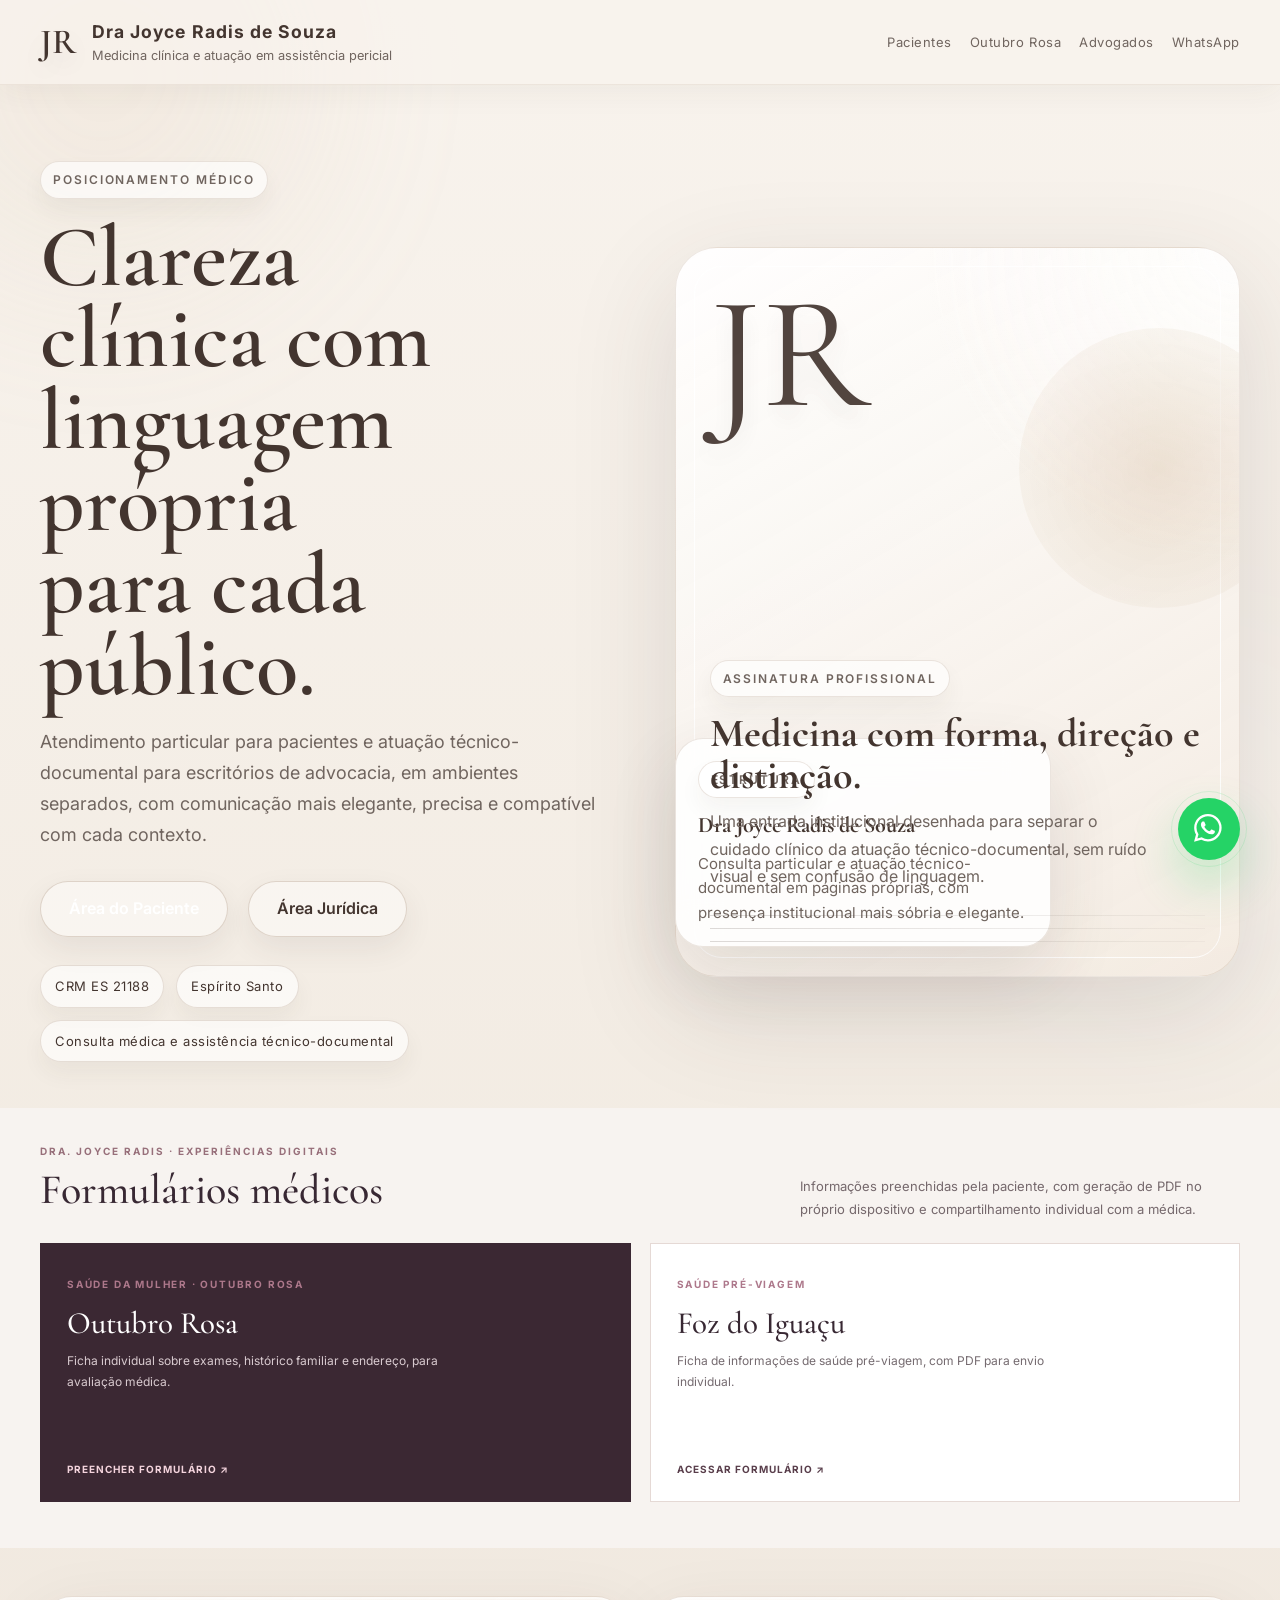
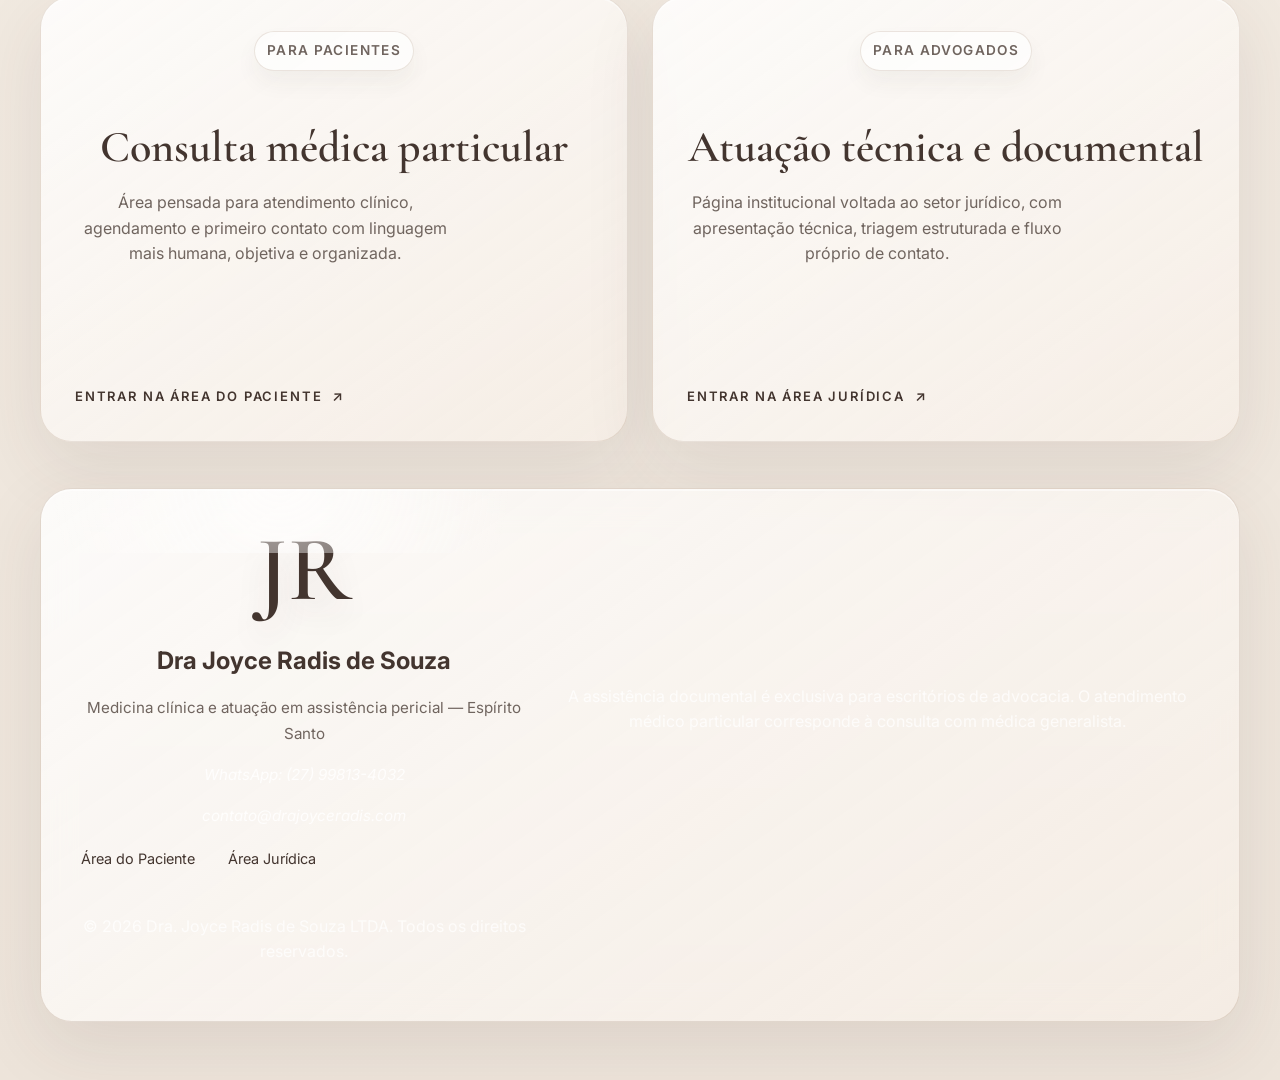
<file: index.html>
<!doctype html>
<html lang="pt-BR">
<head>
  <meta charset="UTF-8" />
  <meta name="viewport" content="width=device-width, initial-scale=1.0" />
  <title>Dra Joyce Radis | Medicina clínica e assistência técnico-documental</title>
  <meta name="description" content="Dra Joyce Radis de Souza. Atendimento médico particular e atuação técnico-documental para escritórios de advocacia, em áreas separadas e com linguagem própria para cada público." />
  <meta name="author" content="Dra Joyce Radis de Souza" />
  <link rel="preconnect" href="https://fonts.googleapis.com">
  <link rel="preconnect" href="https://fonts.gstatic.com" crossorigin>
  <link href="https://fonts.googleapis.com/css2?family=Cormorant+Garamond:wght@400;500;600&family=Inter:wght@300;400;500;600;700&display=swap" rel="stylesheet">
  <link href="style.css?v=portal5" rel="stylesheet">
  <link href="fixes.css?v=portal5" rel="stylesheet">
  <link href="pages.css?v=portal5" rel="stylesheet">
  <link href="home-elegant.css?v=portal5" rel="stylesheet">
  <link rel="stylesheet" href="campaign-links.css?v=1">
</head>
<body class="home-portal">

  <header class="header">
    <nav class="container nav-inner" aria-label="Navegação Principal">
      <a class="brand" href="/" aria-label="Voltar ao início">
        <span class="monogram">JR</span>
        <span class="brand-copy">
          <strong>Dra Joyce Radis de Souza</strong>
          <span>Medicina clínica e atuação em assistência pericial</span>
        </span>
      </a>
      <div class="nav-links">
        <a href="/pacientes.html">Pacientes</a>
        <a href="/outubro-rosa/">Outubro Rosa</a>
        <a href="/advogados.html">Advogados</a>
        <a href="https://wa.me/5527998134032" target="_blank" rel="noopener noreferrer">WhatsApp</a>
      </div>
    </nav>
  </header>

  <main>
    <section class="home-elegant-hero">
      <div class="container">
        <div class="home-elegant-grid">
          <div class="home-elegant-copy">
            <div class="page-kicker">Posicionamento médico</div>
            <h1>Clareza clínica com linguagem própria para cada público.</h1>
            <p>Atendimento particular para pacientes e atuação técnico-documental para escritórios de advocacia, em ambientes separados, com comunicação mais elegante, precisa e compatível com cada contexto.</p>
            <div class="hero-buttons home-hero-buttons">
              <a href="/pacientes.html" class="btn primary-btn">Área do Paciente</a>
              <a href="/advogados.html" class="btn secondary-btn">Área Jurídica</a>
            </div>
            <div class="home-elegant-meta">
              <span>CRM ES 21188</span>
              <span>Espírito Santo</span>
              <span>Consulta médica e assistência técnico-documental</span>
            </div>
          </div>

          <div class="home-elegant-visual" aria-hidden="true">
            <div class="home-architect-card">
              <div class="home-architect-mark">JR</div>
              <div class="home-architect-copy">
                <div class="mini-kicker">Assinatura profissional</div>
                <strong>Medicina com forma, direção e distinção.</strong>
                <p>Uma entrada institucional desenhada para separar o cuidado clínico da atuação técnico-documental, sem ruído visual e sem confusão de linguagem.</p>
                <div class="home-architect-lines">
                  <span></span>
                  <span></span>
                  <span></span>
                </div>
              </div>
            </div>

            <div class="home-floating-card">
              <div class="mini-kicker">Estrutura</div>
              <strong>Dra Joyce Radis de Souza</strong>
              <p>Consulta particular e atuação técnico-documental em páginas próprias, com presença institucional mais sóbria e elegante.</p>
            </div>
          </div>
        </div>
      </div>
    </section>

    <section class="clinical-forms section" aria-labelledby="clinicalFormsHeading">
      <div class="container">
        <div class="cf-header">
          <div><span class="cf-eyebrow">Dra. Joyce Radis · Experiências digitais</span><h2 id="clinicalFormsHeading">Formulários médicos</h2></div>
          <p>Informações preenchidas pela paciente, com geração de PDF no próprio dispositivo e compartilhamento individual com a médica.</p>
        </div>
        <div class="cf-grid">
          <a class="cf-card cf-card-feature" href="/outubro-rosa/">
            <div><span class="cf-index">SAÚDE DA MULHER · OUTUBRO ROSA</span><h3>Outubro Rosa</h3><p>Ficha individual sobre exames, histórico familiar e endereço, para avaliação médica.</p></div>
            <span class="cf-action">Preencher formulário ↗</span>
          </a>
          <a class="cf-card" href="https://joyceradis.github.io/saude-viagem-foz/" target="_blank" rel="noopener noreferrer">
            <div><span class="cf-index">SAÚDE PRÉ-VIAGEM</span><h3>Foz do Iguaçu</h3><p>Ficha de informações de saúde pré-viagem, com PDF para envio individual.</p></div>
            <span class="cf-action">Acessar formulário ↗</span>
          </a>
        </div>
      </div>
    </section>

    <section class="minimal-portal-section section">
      <div class="container">
        <div class="grid refined-portal-grid">
          <a href="/pacientes.html" class="refined-portal-card reveal tilt-ready" style="--reveal-delay: 0ms">
            <div>
              <div class="page-kicker">Para Pacientes</div>
              <h2>Consulta médica particular</h2>
              <p>Área pensada para atendimento clínico, agendamento e primeiro contato com linguagem mais humana, objetiva e organizada.</p>
            </div>
            <span class="portal-link">Entrar na área do paciente</span>
          </a>

          <a href="/advogados.html" class="refined-portal-card reveal tilt-ready" style="--reveal-delay: 100ms">
            <div>
              <div class="page-kicker">Para Advogados</div>
              <h2>Atuação técnica e documental</h2>
              <p>Página institucional voltada ao setor jurídico, com apresentação técnica, triagem estruturada e fluxo próprio de contato.</p>
            </div>
            <span class="portal-link">Entrar na área jurídica</span>
          </a>
        </div>
      </div>
    </section>
  </main>

  <footer class="footer section">
    <div class="container">
      <div class="page-footer-card tilt-ready reveal">
        <div class="page-footer-grid">
          <div class="page-footer-mark">JR</div>
          <div class="page-footer-copy">
            <strong>Dra Joyce Radis de Souza</strong>
            <p>Medicina clínica e atuação em assistência pericial — Espírito Santo</p>
            <address>
              <p><a href="https://wa.me/5527998134032" target="_blank" rel="noopener noreferrer">WhatsApp: (27) 99813-4032</a></p>
              <p><a href="mailto:contato@drajoyceradis.com">contato@drajoyceradis.com</a></p>
            </address>
            <div class="page-footer-links">
              <a href="/pacientes.html">Área do Paciente</a>
              <a href="/advogados.html">Área Jurídica</a>
            </div>
          </div>
        </div>
        <div class="small" style="margin-top: 18px; color: rgba(255,255,255,.72);">
          <p>A assistência documental é exclusiva para escritórios de advocacia. O atendimento médico particular corresponde à consulta com médica generalista.</p>
        </div>
        <p class="copyright" style="margin-top: 14px; color: rgba(255,255,255,.72);">
          &copy; <span id="ano"></span> Dra. Joyce Radis de Souza LTDA. Todos os direitos reservados.
        </p>
      </div>
    </div>
  </footer>

  <a href="https://wa.me/5527998134032" class="whatsapp-float" target="_blank" rel="noopener noreferrer" aria-label="Fale com a Dra. Joyce Radis pelo WhatsApp">
    <svg viewBox="0 0 26 26" xmlns="http://www.w3.org/2000/svg">
      <path d="M17.472 14.382c-.297-.149-1.758-.867-2.03-.967-.273-.099-.471-.148-.67.15-.197.297-.767.966-.94 1.164-.173.199-.347.223-.644.075-.297-.15-1.255-.463-2.39-1.475-.883-.788-1.48-1.761-1.653-2.059-.173-.297-.018-.458.13-.606.134-.133.298-.347.446-.52.149-.174.198-.298.298-.497.099-.198.05-.371-.025-.52-.075-.149-.669-1.612-.916-2.207-.242-.579-.487-.5-.669-.51-.173-.008-.371-.01-.57-.01-.198 0-.52.074-.792.372-.272.297-1.04 1.016-1.04 2.479 0 1.462 1.065 2.875 1.213 3.074.149.198 2.096 3.2 5.077 4.487.709.306 1.262.489 1.694.625.712.227 1.36.195 1.871.118.571-.085 1.758-.719 2.006-1.413.248-.694.248-1.289.173-1.413-.074-.124-.272-.198-.57-.347m-5.421 7.403h-.004a9.87 9.87 0 01-5.031-1.378l-.361-.214-3.741.982.998-3.648-.235-.374a9.86 9.86 0 01-1.51-5.26c.001-5.45 4.436-9.884 9.888-9.884 2.64 0 5.122 1.03 6.988 2.898a9.825 9.825 0 012.893 6.994c-.003 5.45-4.437 9.884-9.885 9.884m8.413-18.297A11.815 11.815 0 0012.05 0C5.495 0 .16 5.335.157 11.892c0 2.096.547 4.142 1.588 5.945L.057 24l6.305-1.654a11.882 11.882 0 005.683 1.448h.005c6.554 0 11.89-5.335 11.893-11.893a11.821 11.821 0 00-3.48-8.413z"/>
    </svg>
  </a>

  <script src="script.js?v=portal5"></script>
  <script>
    document.getElementById('ano').textContent = new Date().getFullYear();
  </script>
</body>
</html>
</file>
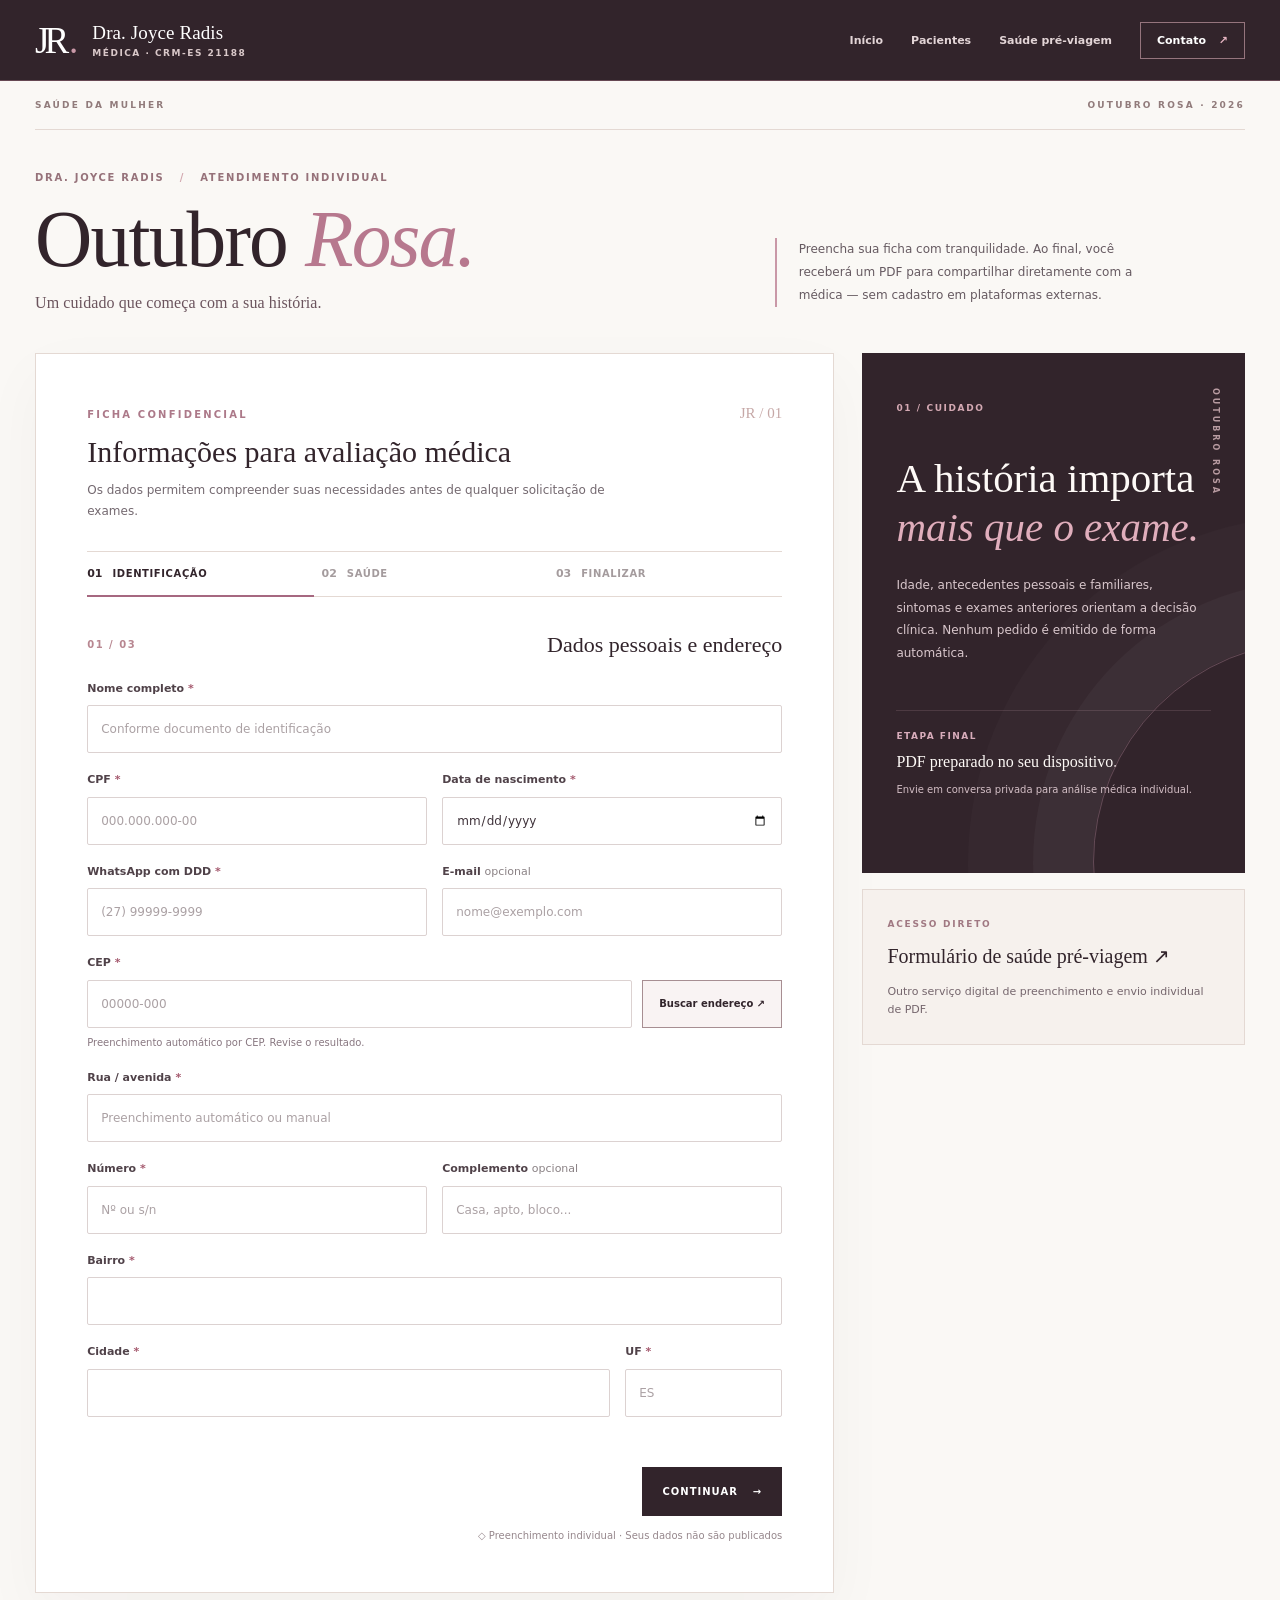
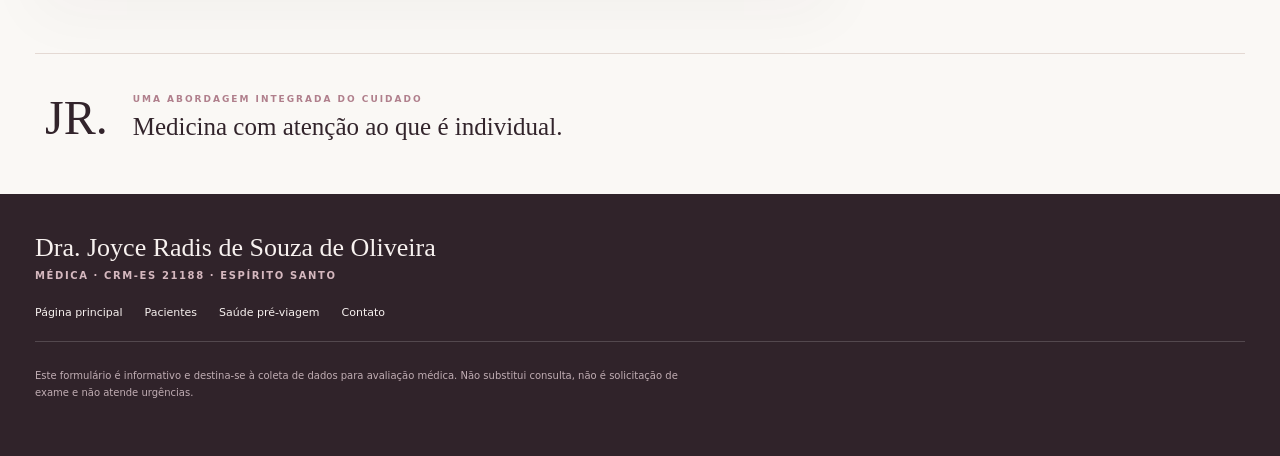
<file: outubro-rosa/index.html>
<!doctype html>
<html lang="pt-BR">
<head>
<meta charset="UTF-8"><meta name="viewport" content="width=device-width,initial-scale=1,viewport-fit=cover">
<meta name="theme-color" content="#32242b"><meta name="robots" content="noindex,nofollow"><meta name="referrer" content="no-referrer">
<meta name="description" content="Formulário individual de pré-avaliação para orientação médica no Outubro Rosa, com PDF privado para enviar à Dra. Joyce Radis.">
<meta http-equiv="Content-Security-Policy" content="default-src 'none'; script-src 'self' https://joyceradis.github.io; style-src 'self' https://fonts.googleapis.com; font-src https://fonts.gstatic.com; connect-src https://viacep.com.br; img-src 'self' data:; form-action 'none'; object-src 'none'; base-uri 'none'; frame-src 'none'">
<title>Outubro Rosa · Formulário Médico | Dra. Joyce Radis</title>
<link rel="icon" href="favicon.svg" type="image/svg+xml"><link rel="stylesheet" href="styles.css?v=4">
<script defer src="https://joyceradis.github.io/saude-viagem-foz/assets/vendor/jspdf.umd.min.js"></script>
<script defer src="app.js?v=4"></script>
</head>
<body>
<a class="skip" href="#formArea">Ir para o formulário</a>
<header class="header">
 <nav class="head-inner" aria-label="Navegação principal">
  <a class="signature" href="/" aria-label="Site da Dra. Joyce Radis"><span class="mark">JR<span class="dot">.</span></span><span class="sig-text"><strong>Dra. Joyce Radis</strong><small>Médica · CRM-ES 21188</small></span></a>
  <div class="head-links"><a href="/" class="hide-sm">Início</a><a href="/pacientes.html" class="hide-sm">Pacientes</a><a href="https://joyceradis.github.io/saude-viagem-foz/" class="hide-sm">Saúde pré-viagem</a><a class="head-contact" href="https://wa.me/5527998134032" target="_blank" rel="noopener noreferrer">Contato <span aria-hidden="true">↗</span></a></div>
 </nav>
</header>
<main class="page" id="formArea">
 <div class="campaign-line"><span>SAÚDE DA MULHER</span><span>OUTUBRO ROSA · 2026</span></div>
 <section class="mast" aria-labelledby="mainTitle">
  <div><p class="kicker">Dra. Joyce Radis <span class="sep">/</span> Atendimento individual</p><h1 id="mainTitle">Outubro <em>Rosa.</em></h1><p class="intro">Um cuidado que começa com a sua história.</p></div>
  <p class="mast-aside">Preencha sua ficha com tranquilidade. Ao final, você receberá um PDF para compartilhar diretamente com a médica — sem cadastro em plataformas externas.</p>
 </section>
 <div class="content-grid">
  <section class="form-wrap" aria-label="Ficha de pré-avaliação">
   <div id="activeForm">
    <div class="form-top"><div><span class="form-overline">FICHA CONFIDENCIAL</span><h2>Informações para avaliação médica</h2><p>Os dados permitem compreender suas necessidades antes de qualquer solicitação de exames.</p></div><span class="form-id">JR / 01</span></div>
    <ol class="progress" aria-label="Etapas do formulário">
     <li class="active" data-indicator="0"><span>01</span><b>Identificação</b></li>
     <li data-indicator="1"><span>02</span><b>Saúde</b></li>
     <li data-indicator="2"><span>03</span><b>Finalizar</b></li>
    </ol>
    <div id="errorBox" role="alert" class="error-box" hidden></div>
    <form id="patientForm" novalidate autocomplete="on">
     <section class="form-step" data-step="0" aria-labelledby="title0">
      <div class="section-heading"><span>01 / 03</span><h3 id="title0">Dados pessoais e endereço</h3></div>
      <div class="field"><label for="nome">Nome completo <i>*</i></label><input id="nome" name="nome" type="text" autocomplete="name" maxlength="120" placeholder="Conforme documento de identificação" required></div>
      <div class="two">
       <div class="field"><label for="cpf">CPF <i>*</i></label><input id="cpf" name="cpf" type="text" inputmode="numeric" autocomplete="off" placeholder="000.000.000-00" maxlength="14" required></div>
       <div class="field"><label for="nascimento">Data de nascimento <i>*</i></label><input id="nascimento" name="nascimento" type="date" autocomplete="bday" required></div>
      </div>
      <div class="two">
       <div class="field"><label for="telefone">WhatsApp com DDD <i>*</i></label><input id="telefone" name="telefone" type="tel" inputmode="tel" autocomplete="tel" placeholder="(27) 99999-9999" maxlength="20" required></div>
       <div class="field"><label for="email">E-mail <span class="optional">opcional</span></label><input id="email" name="email" type="email" autocomplete="email" placeholder="nome@exemplo.com" maxlength="120"></div>
      </div>
      <div class="field cep-field"><label for="cep">CEP <i>*</i></label><div class="cep-row"><input id="cep" name="cep" type="text" inputmode="numeric" autocomplete="postal-code" placeholder="00000-000" maxlength="9" required><button id="cepLookup" class="lookup" type="button">Buscar endereço <span aria-hidden="true">↗</span></button></div><small id="cepStatus" class="small-msg" role="status" aria-live="polite">Preenchimento automático por CEP. Revise o resultado.</small></div>
      <div class="field"><label for="logradouro">Rua / avenida <i>*</i></label><input id="logradouro" name="logradouro" autocomplete="address-line1" placeholder="Preenchimento automático ou manual" maxlength="120" required></div>
      <div class="two">
       <div class="field"><label for="numero">Número <i>*</i></label><input id="numero" name="numero" autocomplete="off" placeholder="Nº ou s/n" maxlength="20" required></div>
       <div class="field"><label for="complemento">Complemento <span class="optional">opcional</span></label><input id="complemento" name="complemento" autocomplete="address-line2" placeholder="Casa, apto, bloco..." maxlength="90"></div>
      </div>
      <div class="field"><label for="bairro">Bairro <i>*</i></label><input id="bairro" name="bairro" maxlength="80" required></div>
      <div class="two two-city">
       <div class="field"><label for="cidade">Cidade <i>*</i></label><input id="cidade" name="cidade" autocomplete="address-level2" maxlength="80" required></div>
       <div class="field"><label for="uf">UF <i>*</i></label><input id="uf" name="uf" autocomplete="address-level1" placeholder="ES" minlength="2" maxlength="2" required></div>
      </div>
     </section>
     <section class="form-step" data-step="1" aria-labelledby="title1" hidden>
      <div class="section-heading"><span>02 / 03</span><h3 id="title1">Histórico de saúde</h3></div>
      <p class="section-help">Estas perguntas ajudam a diferenciar rastreamento de investigação de sintomas. Responda conforme souber.</p>
      <fieldset class="field"><legend>Apresenta alguma alteração nas mamas atualmente? <i>*</i></legend><div class="choices">
       <label><input type="radio" name="sintomas" value="Não" required> Não</label>
       <label><input type="radio" name="sintomas" value="Sim" required> Sim</label>
       <label><input type="radio" name="sintomas" value="Prefiro conversar" required> Prefiro conversar</label>
      </div><div class="conditional" id="symptomBox" hidden><p class="attention">A presença de sintomas pode exigir avaliação clínica prioritária. Este formulário não substitui atendimento e não deve atrasar a investigação.</p><label class="sub-label">Qual alteração? <span class="optional">se desejar informar</span></label><div class="checks">
       <label><input type="checkbox" name="sinais" value="Nódulo ou caroço"> Nódulo ou caroço</label>
       <label><input type="checkbox" name="sinais" value="Secreção pelo mamilo"> Secreção pelo mamilo</label>
       <label><input type="checkbox" name="sinais" value="Alteração de pele ou mamilo"> Alteração de pele ou mamilo</label>
       <label><input type="checkbox" name="sinais" value="Dor ou outro sintoma"> Dor ou outro sintoma</label>
      </div></div></fieldset>
      <fieldset class="field"><legend>Histórico pessoal de câncer de mama ou ovário? <i>*</i></legend><div class="choices">
       <label><input type="radio" name="pessoal" value="Não" required> Não</label><label><input type="radio" name="pessoal" value="Sim" required> Sim</label><label><input type="radio" name="pessoal" value="Não sei" required> Não sei</label>
      </div></fieldset>
      <fieldset class="field"><legend>Algum familiar de primeiro grau teve câncer de mama ou ovário? <i>*</i></legend><p class="field-note">Primeiro grau: mãe, irmã, filha ou pai.</p><div class="choices">
       <label><input type="radio" name="familia" value="Não" required> Não</label><label><input type="radio" name="familia" value="Sim" required> Sim</label><label><input type="radio" name="familia" value="Não sei" required> Não sei</label>
      </div><div class="conditional" id="familyBox" hidden><p class="sub-label">Quem foi diagnosticado?</p><div class="checks">
       <label><input type="checkbox" name="parentes" value="Mãe"> Mãe</label><label><input type="checkbox" name="parentes" value="Irmã"> Irmã</label><label><input type="checkbox" name="parentes" value="Filha"> Filha</label><label><input type="checkbox" name="parentes" value="Pai"> Pai</label><label><input type="checkbox" name="parentes" value="Não sei informar"> Não sei informar</label>
      </div><div class="field inline-field"><label for="familiaTipo">Tipo de câncer e idade ao diagnóstico <span class="optional">se souber</span></label><input id="familiaTipo" type="text" maxlength="160" placeholder="Ex.: mãe, mama, aos 44 anos"></div></div></fieldset>
      <fieldset class="field"><legend>Há mutação genética hereditária de risco conhecida na família? <i>*</i></legend><div class="choices"><label><input type="radio" name="genetica" value="Não" required> Não</label><label><input type="radio" name="genetica" value="Sim" required> Sim</label><label><input type="radio" name="genetica" value="Não sei" required> Não sei</label></div></fieldset>
      <fieldset class="field"><legend>Está grávida ou amamentando atualmente? <i>*</i></legend><div class="choices"><label><input type="radio" name="gestacao" value="Não" required> Não</label><label><input type="radio" name="gestacao" value="Sim" required> Sim</label><label><input type="radio" name="gestacao" value="Não se aplica / prefiro conversar" required> Não se aplica / prefiro conversar</label></div></fieldset>
      <div class="two"><div class="field"><label for="mamografia">Última mamografia</label><select id="mamografia"><option value="Não sei / não me recordo">Não sei / não me recordo</option><option value="Nunca">Nunca</option><option value="Há menos de 1 ano">Há menos de 1 ano</option><option value="Há 1 a 2 anos">Há 1 a 2 anos</option><option value="Há mais de 2 anos">Há mais de 2 anos</option></select></div><div class="field"><label for="citopatologico">Último preventivo ginecológico</label><select id="citopatologico"><option value="Não sei / não me recordo">Não sei / não me recordo</option><option value="Nunca">Nunca</option><option value="Há menos de 1 ano">Há menos de 1 ano</option><option value="Há 1 a 3 anos">Há 1 a 3 anos</option><option value="Há mais de 3 anos">Há mais de 3 anos</option></select></div></div>
     </section>
     <section class="form-step" data-step="2" aria-labelledby="title2" hidden>
      <div class="section-heading"><span>03 / 03</span><h3 id="title2">Sua solicitação</h3></div>
      <fieldset class="field"><legend>Qual orientação você procura? <i>*</i></legend><div class="checks tall">
       <label><input type="checkbox" name="exames" value="Mamografia"> Avaliação para mamografia</label>
       <label><input type="checkbox" name="exames" value="Ultrassonografia mamária"> Avaliação para ultrassonografia mamária</label>
       <label><input type="checkbox" name="exames" value="Exames ginecológicos de rotina"> Exames ginecológicos de rotina</label>
       <label><input type="checkbox" name="exames" value="Orientação individual sobre quais exames são indicados"> Não sei quais exames são indicados para mim</label>
      </div><p class="field-note">Marcar um exame não significa que ele será solicitado. A indicação depende de avaliação médica.</p></fieldset>
      <div class="finance-panel"><span class="section-mini">MODALIDADE DE ATENDIMENTO</span><h4>Como deseja ser atendida?</h4><div class="care-cards">
       <label class="care-choice selected"><input type="radio" name="modalidade" value="Particular" checked> <span class="radio-visual" aria-hidden="true"></span><span><strong>Particular</strong><small>Modalidade disponível</small></span><span class="available">DISPONÍVEL</span></label>
       <div class="care-choice unavailable" aria-disabled="true"><span class="radio-visual" aria-hidden="true"></span><span><strong>Convênio médico</strong><small>Bradesco, Unimed e outros</small></span><span class="unavailable-label">INDISPONÍVEL</span></div>
      </div><p class="field-note">Não há credenciamento a operadoras de saúde para este atendimento. A modalidade particular não garante cobertura ou reembolso pelo plano.</p></div>
      <label class="consent"><input id="aceite" type="checkbox" required><span>Confirmo que as informações são verdadeiras e que desejo gerar uma ficha para minha avaliação individual. Li a <a href="#privacidade" id="privacyLink">política de privacidade</a>. <i>*</i></span></label>
      <p class="sensitive-note"><strong>Privacidade.</strong> As informações permanecem neste dispositivo durante o preenchimento. Nenhum dado clínico ou documento é enviado automaticamente a servidores. A ficha será compartilhada apenas se você decidir enviá-la.</p>
     </section>
     <div class="nav-actions"><button type="button" class="secondary-btn" id="prevBtn" hidden>← Voltar</button><button type="button" class="primary-btn" id="nextBtn">Continuar <span aria-hidden="true">→</span></button><button type="submit" class="primary-btn" id="finishBtn" hidden>Gerar minha ficha em PDF <span aria-hidden="true">↗</span></button></div>
     <p class="secure-note"><span aria-hidden="true">◇</span> Preenchimento individual · Seus dados não são publicados</p>
    </form>
   </div>
   <section id="resultPanel" class="result" hidden tabindex="-1" aria-labelledby="successTitle">
    <div class="result-emblem" aria-hidden="true">JR</div>
    <span class="form-overline">DOCUMENTO PREPARADO</span><h2 id="successTitle">Sua ficha está pronta.</h2>
    <p>Seu PDF reúne as informações necessárias para a análise inicial. <strong>Ele não é um pedido médico.</strong> Compartilhe-o diretamente com a Dra. Joyce.</p>
    <button type="button" class="primary-btn" id="shareBtn">Compartilhar PDF <span aria-hidden="true">↗</span></button>
    <button type="button" class="secondary-btn big" id="downloadBtn">Baixar PDF</button>
    <p class="result-help">No iPhone, escolha WhatsApp na folha de compartilhamento e selecione a conversa com a médica. Se preferir, baixe o arquivo e anexe-o manualmente.</p>
    <a class="contact-link" href="https://wa.me/5527998134032?text=Ol%C3%A1%2C%20Dra.%20Joyce.%20Conclu%C3%AD%20a%20ficha%20do%20Outubro%20Rosa%20e%20vou%20enviar%20o%20PDF%20nesta%20conversa." target="_blank" rel="noopener noreferrer">Abrir conversa no WhatsApp ↗</a>
    <button type="button" class="text-btn" id="editBtn">Revisar minhas respostas</button>
   </section>
  </section>
  <aside class="right-rail" aria-label="Informações sobre a campanha">
   <div class="rail-card"><div class="vertical-marker">OUTUBRO ROSA</div><span class="rail-index">01 / CUIDADO</span><h2>A história importa<br><em>mais que o exame.</em></h2><p>Idade, antecedentes pessoais e familiares, sintomas e exames anteriores orientam a decisão clínica. Nenhum pedido é emitido de forma automática.</p><div class="rule"></div><div class="rail-note"><span>ETAPA FINAL</span><strong>PDF preparado no seu dispositivo.</strong><small>Envie em conversa privada para análise médica individual.</small></div></div>
   <div class="rail-secondary"><span>ACESSO DIRETO</span><a href="https://joyceradis.github.io/saude-viagem-foz/" target="_blank" rel="noopener noreferrer">Formulário de saúde pré-viagem <span aria-hidden="true">↗</span></a><p>Outro serviço digital de preenchimento e envio individual de PDF.</p></div>
  </aside>
 </div>
 <section class="closing"><span class="closing-mark">JR.</span><div><p>UMA ABORDAGEM INTEGRADA DO CUIDADO</p><h2>Medicina com atenção ao que é individual.</h2></div></section>
</main>
<footer class="footer"><div class="footer-inner"><div class="footer-brand"><strong>Dra. Joyce Radis de Souza de Oliveira</strong><span>MÉDICA · CRM-ES 21188 · ESPÍRITO SANTO</span></div><div class="footer-links"><a href="/">Página principal</a><a href="/pacientes.html">Pacientes</a><a href="https://joyceradis.github.io/saude-viagem-foz/">Saúde pré-viagem</a><a href="mailto:contato@drajoyceradis.com">Contato</a></div><p>Este formulário é informativo e destina-se à coleta de dados para avaliação médica. Não substitui consulta, não é solicitação de exame e não atende urgências.</p></div></footer>
<dialog id="privacyDialog" class="privacy" aria-labelledby="privacyHeading"><button type="button" id="closePrivacy" class="dialog-close" aria-label="Fechar">×</button><span class="form-overline">TRANSPARÊNCIA</span><h2 id="privacyHeading">Suas informações.</h2><p>A responsável pelo tratamento após o compartilhamento é a Dra. Joyce Radis de Souza de Oliveira, CRM-ES 21188, contato@drajoyceradis.com. O formulário prepara o documento PDF exclusivamente no seu dispositivo; não transmite CPF, informações médicas ou endereço para o GitHub nem armazena respostas em servidor próprio.</p><p>Para preencher o endereço, somente o CEP informado é consultado no serviço ViaCEP, sujeito à política desse serviço. A biblioteca de PDF é carregada do projeto público de saúde pré-viagem da médica, sem enviar a ela suas respostas.</p><p>Quando você compartilhar voluntariamente o PDF, o arquivo passará a ser tratado pelo aplicativo escolhido, como WhatsApp, segundo os termos e configurações desse aplicativo. A finalidade é permitir avaliação individual e contato profissional. Para correção, acesso ou eliminação dos dados compartilhados, quando legalmente cabível, escreva para o contato indicado.</p><p>Não divulgue a ficha em grupos; encaminhe-a em conversa individual.</p></dialog>
</body></html>
</file>
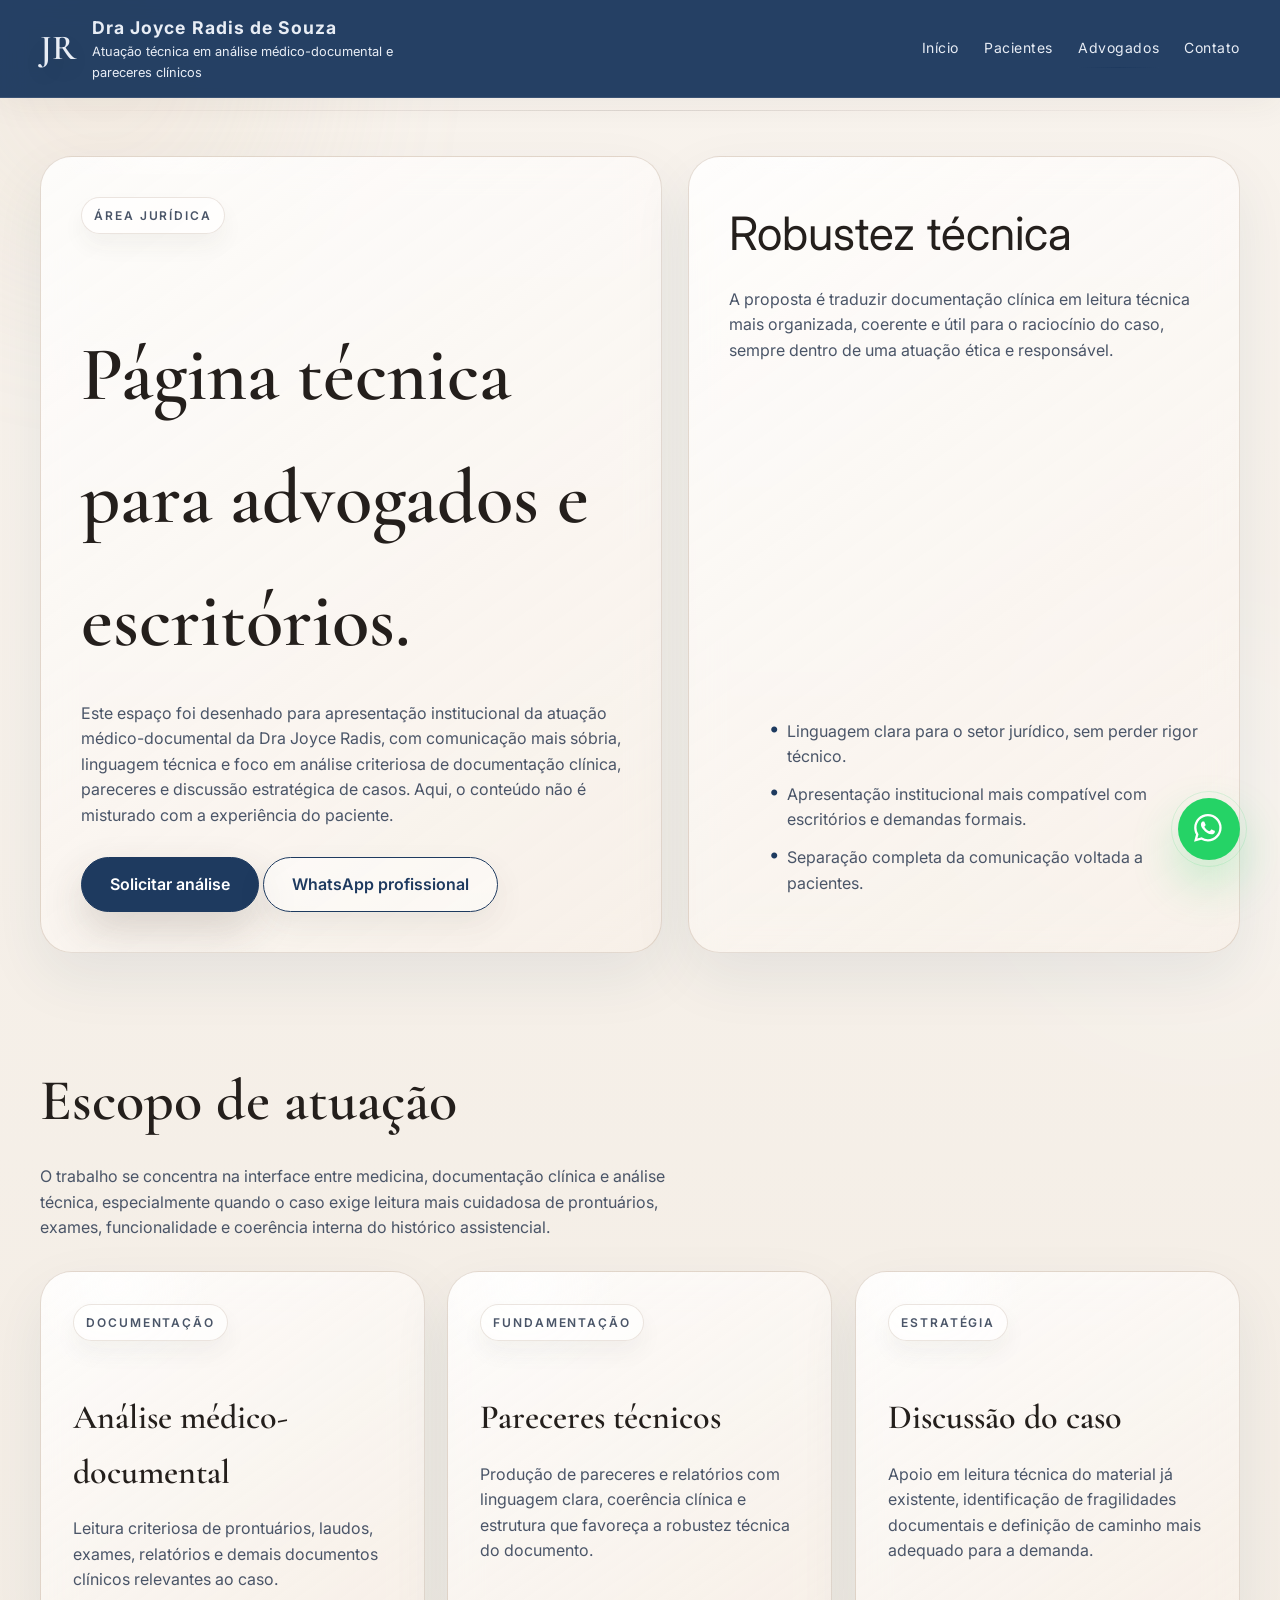
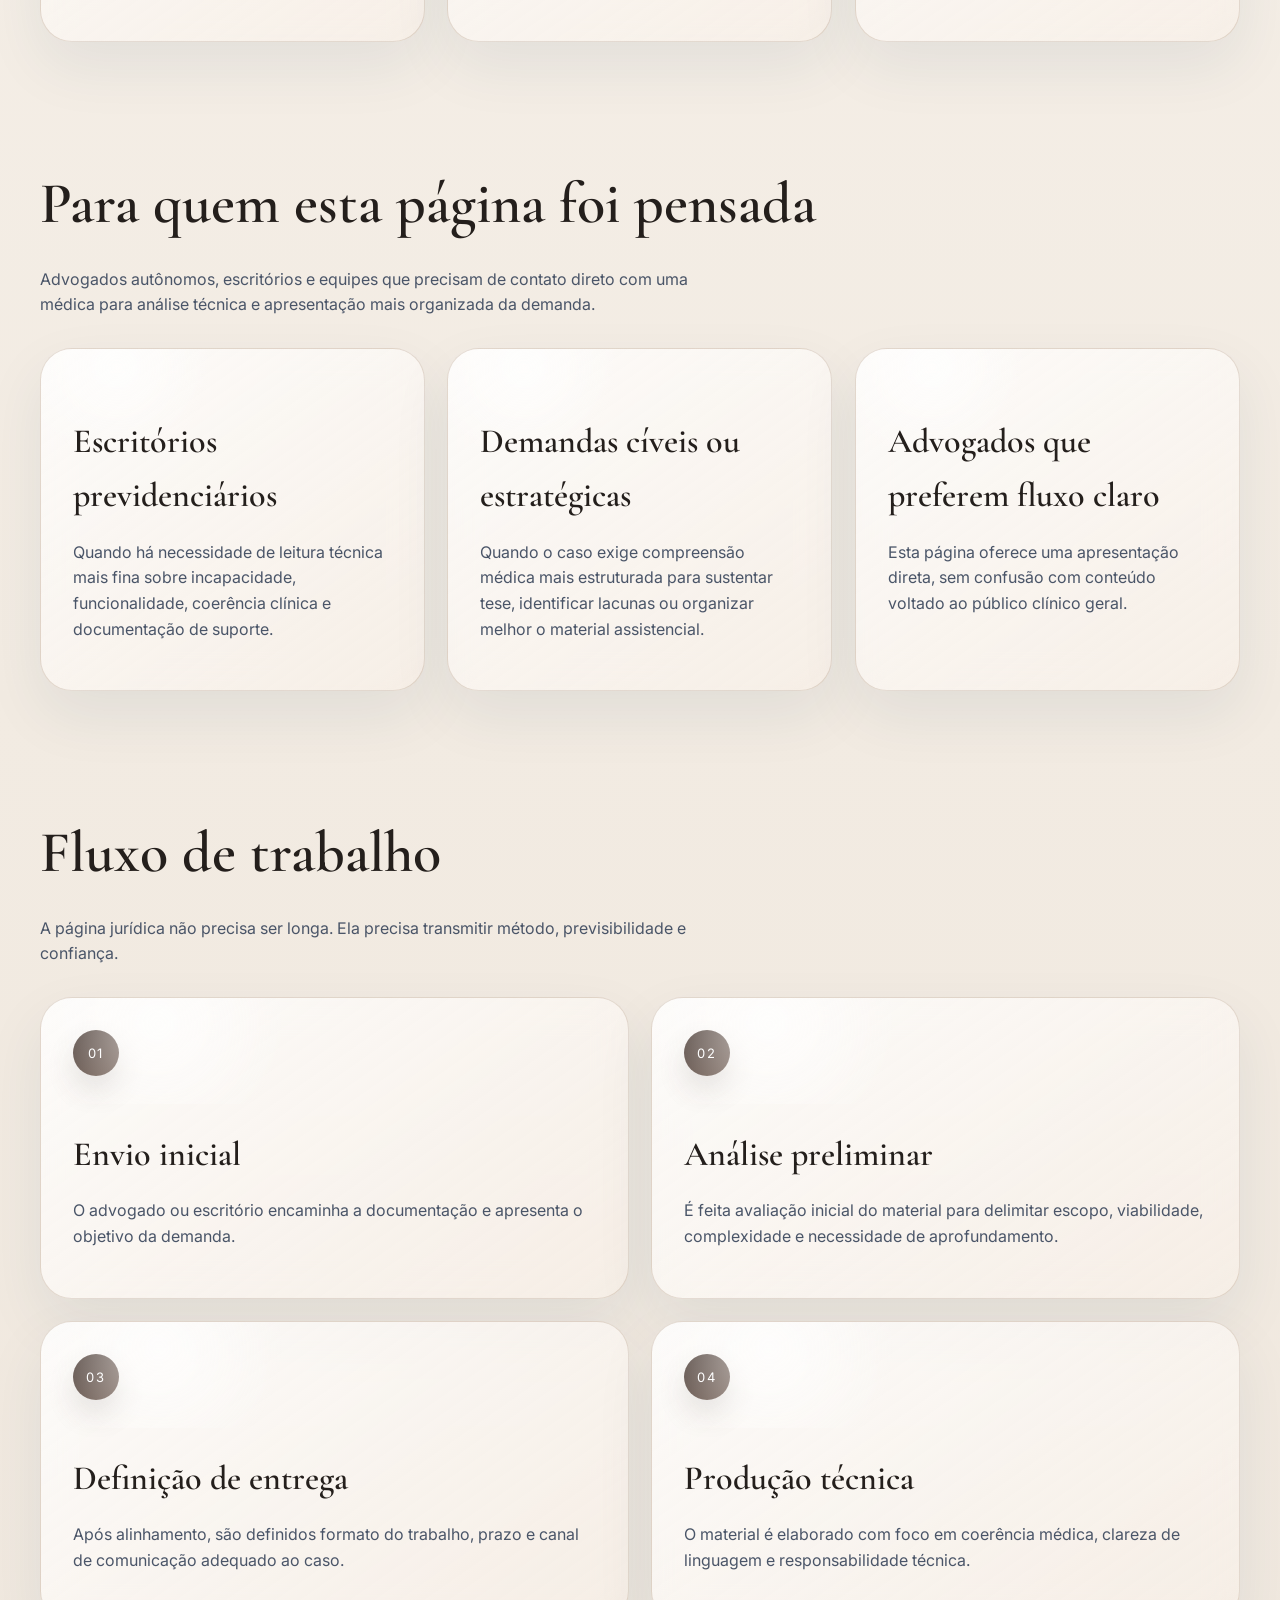
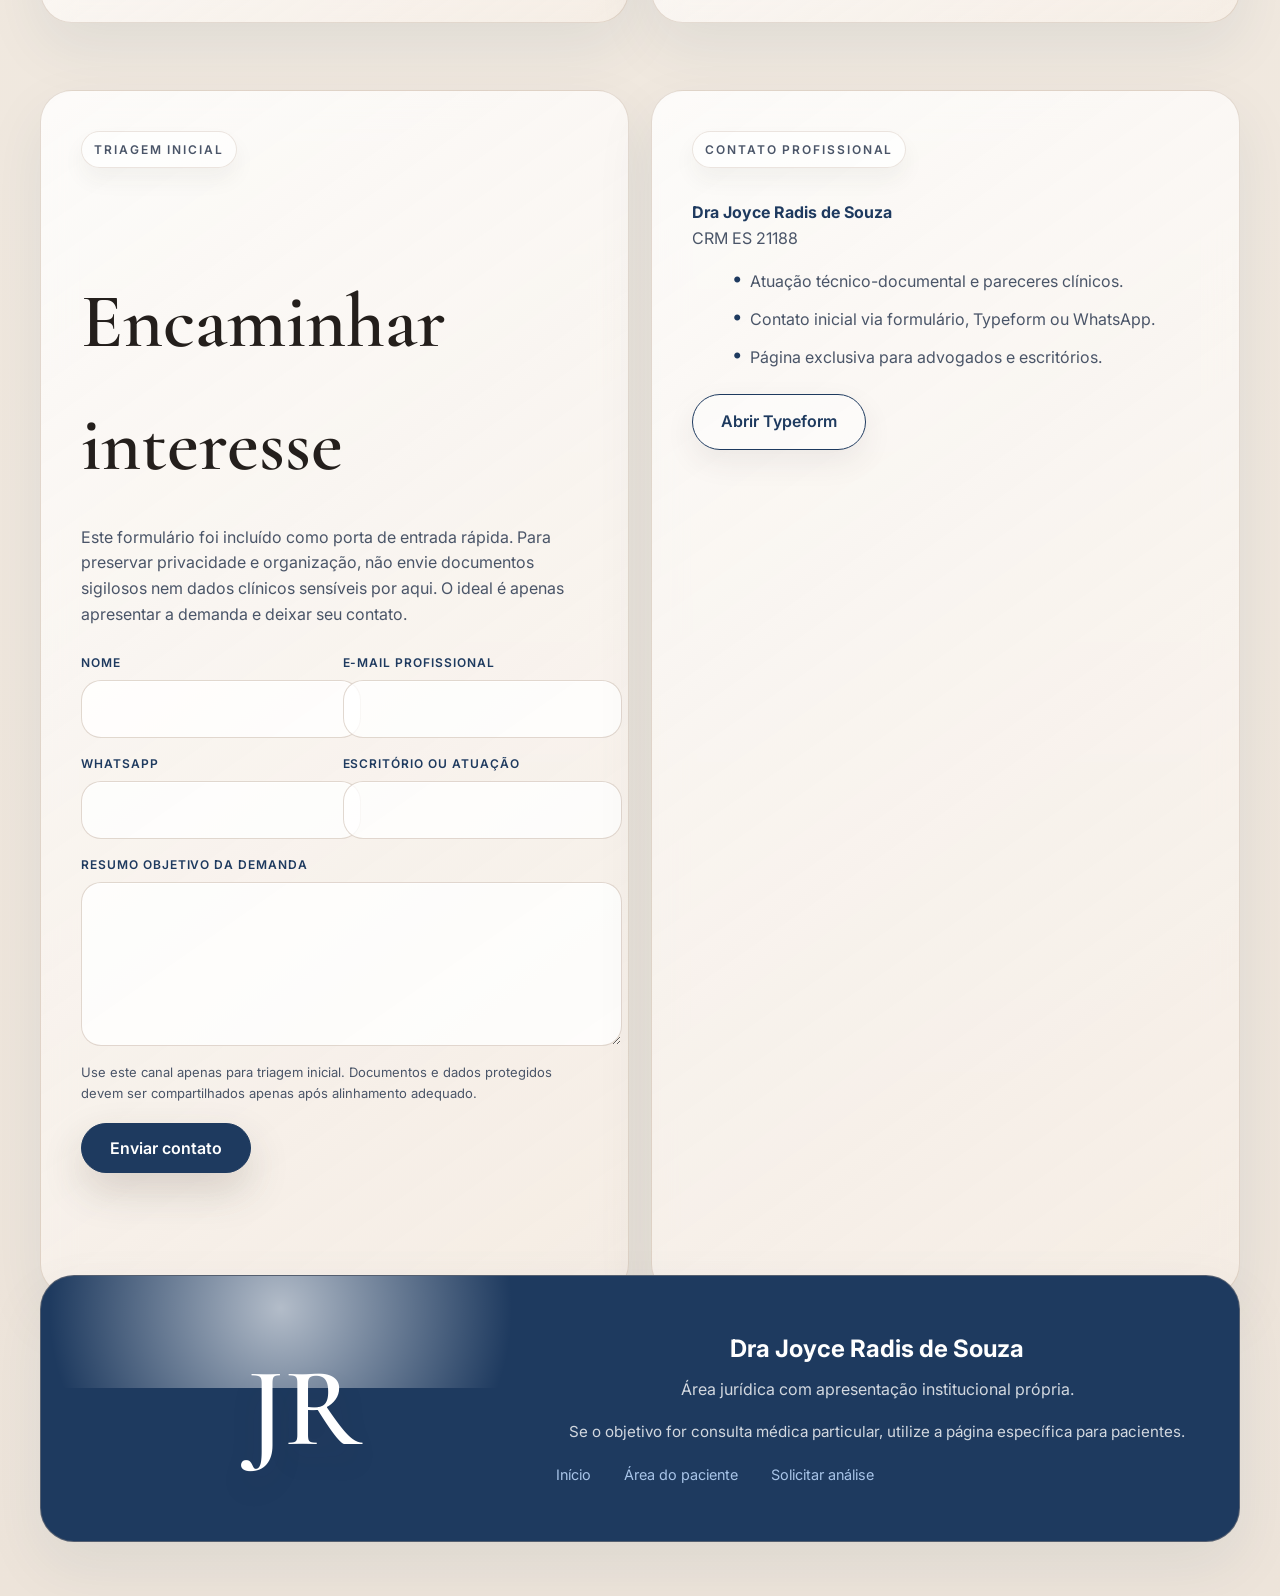
<file: advogados.html>
<!doctype html>
<html lang="pt-BR">
<head>
  <meta charset="UTF-8" />
  <meta name="viewport" content="width=device-width, initial-scale=1.0" />
  <title>Advogados | Dra Joyce Radis</title>
  <meta name="description" content="Página técnica para advogados e escritórios, com apresentação institucional da atuação médico-documental da Dra Joyce Radis." />
  <meta name="author" content="Dra Joyce Radis de Souza" />
  <link rel="preconnect" href="https://fonts.googleapis.com">
  <link rel="preconnect" href="https://fonts.gstatic.com" crossorigin>
  <link href="https://fonts.googleapis.com/css2?family=Cormorant+Garamond:wght@400;500;600&family=Inter:wght@300;400;500;600;700&display=swap" rel="stylesheet">
  <link href="style.css" rel="stylesheet">
  <link href="fixes.css" rel="stylesheet">
  <link href="pages.css" rel="stylesheet">
  <style>
    body.tema-advogado {
      --bg: #ffffff;
      --surface: #f4f6fa;
      --card: #f0f4fb;
      --deep: #1e3a5f;
      --deep-2: #274d7a;
      --text: #1a1f2e;
      --muted: #4a5568;
      --line: #c5d0e4;
      --accent: #2a5298;
      --shadow: 0 24px 60px rgba(30, 58, 95, .08);
      --shadow-hover: 0 32px 70px rgba(30, 58, 95, .13);
    }

    body.tema-advogado .header {
      background: rgba(30, 58, 95, .97);
      border-bottom: 1px solid rgba(255, 255, 255, .10);
      backdrop-filter: blur(12px);
    }

    body.tema-advogado .header.scrolled {
      box-shadow: 0 2px 12px rgba(30, 58, 95, .25);
    }

    body.tema-advogado .monogram,
    body.tema-advogado .brand-copy strong,
    body.tema-advogado .brand-copy span,
    body.tema-advogado .nav-links a {
      color: #e8edf5;
    }

    body.tema-advogado .nav-links a:hover {
      color: #ffffff;
    }

    body.tema-advogado .btn-primary {
      background: var(--deep);
      border-color: var(--deep);
      color: #ffffff;
    }

    body.tema-advogado .btn-primary:hover {
      background: var(--deep-2);
      border-color: var(--deep-2);
      color: #ffffff;
      transform: translateY(-2px);
      box-shadow: 0 8px 20px rgba(30, 58, 95, 0.2);
    }

    body.tema-advogado .btn:not(.btn-primary) {
      border-color: var(--deep);
      color: var(--deep);
    }

    body.tema-advogado .btn:not(.btn-primary):hover {
      background: var(--deep);
      border-color: var(--deep);
      color: #ffffff;
    }

    body.tema-advogado .page-footer-card {
      background: var(--deep);
      color: #e8edf5;
      border-radius: 34px;
      padding: 54px 40px;
    }

    body.tema-advogado .page-footer-mark {
      font-family: "Cormorant Garamond", serif;
      color: #ffffff;
      font-size: 112px;
      line-height: .85;
    }

    body.tema-advogado .page-footer-copy strong {
      color: #ffffff;
    }

    body.tema-advogado .page-footer-copy div,
    body.tema-advogado .page-footer-copy p {
      color: rgba(255, 255, 255, .80);
    }

    body.tema-advogado .page-footer-links a {
      color: #a8c4e8;
    }

    body.tema-advogado .page-footer-links a:hover {
      color: #ffffff;
      text-decoration: underline;
    }
  </style>
</head>
<body class="inner-page tema-advogado">

  <header class="header">
    <nav class="container nav-inner" aria-label="Navegação Principal">
      <a class="brand" href="index.html" aria-label="Voltar ao início">
        <span class="monogram">JR</span>
        <span class="brand-copy">
          <strong>Dra Joyce Radis de Souza</strong>
          <span>Atuação técnica em análise médico-documental e pareceres clínicos</span>
        </span>
      </a>
      <div class="nav-links">
        <a href="index.html">Início</a>
        <a href="pacientes.html">Pacientes</a>
        <a href="advogados.html">Advogados</a>
        <a href="#contato">Contato</a>
      </div>
    </nav>
  </header>

  <main>
    <section class="page-hero">
      <div class="container page-hero-grid">
        <div class="page-panel">
          <div class="page-kicker">Área jurídica</div>
          <h1>Página técnica para advogados e escritórios.</h1>
          <p class="page-lead">Este espaço foi desenhado para apresentação institucional da atuação médico-documental da Dra Joyce Radis, com comunicação mais sóbria, linguagem técnica e foco em análise criteriosa de documentação clínica, pareceres e discussão estratégica de casos. Aqui, o conteúdo não é misturado com a experiência do paciente.</p>
          <div class="cta-row">
            <a class="btn btn-primary" href="https://form.typeform.com/to/R8dRRX26" target="_blank" rel="noopener noreferrer">Solicitar análise</a>
            <a class="btn" href="https://wa.me/5527998134032" target="_blank" rel="noopener noreferrer">WhatsApp profissional</a>
          </div>
        </div>
        <aside class="side-panel">
          <div>
            <div class="serif">Robustez técnica</div>
            <p>A proposta é traduzir documentação clínica em leitura técnica mais organizada, coerente e útil para o raciocínio do caso, sempre dentro de uma atuação ética e responsável.</p>
          </div>
          <ul class="side-list">
            <li>Linguagem clara para o setor jurídico, sem perder rigor técnico.</li>
            <li>Apresentação institucional mais compatível com escritórios e demandas formais.</li>
            <li>Separação completa da comunicação voltada a pacientes.</li>
          </ul>
        </aside>
      </div>
    </section>

    <section class="page-section">
      <div class="container">
        <div class="section-title-wrap">
          <h2>Escopo de atuação</h2>
          <p>O trabalho se concentra na interface entre medicina, documentação clínica e análise técnica, especialmente quando o caso exige leitura mais cuidadosa de prontuários, exames, funcionalidade e coerência interna do histórico assistencial.</p>
        </div>
        <div class="grid-3">
          <article class="info-card">
            <div class="mini-kicker">Documentação</div>
            <h3>Análise médico-documental</h3>
            <p>Leitura criteriosa de prontuários, laudos, exames, relatórios e demais documentos clínicos relevantes ao caso.</p>
          </article>
          <article class="info-card">
            <div class="mini-kicker">Fundamentação</div>
            <h3>Pareceres técnicos</h3>
            <p>Produção de pareceres e relatórios com linguagem clara, coerência clínica e estrutura que favoreça a robustez técnica do documento.</p>
          </article>
          <article class="info-card">
            <div class="mini-kicker">Estratégia</div>
            <h3>Discussão do caso</h3>
            <p>Apoio em leitura técnica do material já existente, identificação de fragilidades documentais e definição de caminho mais adequado para a demanda.</p>
          </article>
        </div>
      </div>
    </section>

    <section class="page-section">
      <div class="container">
        <div class="section-title-wrap">
          <h2>Para quem esta página foi pensada</h2>
          <p>Advogados autônomos, escritórios e equipes que precisam de contato direto com uma médica para análise técnica e apresentação mais organizada da demanda.</p>
        </div>
        <div class="highlights-grid">
          <article class="highlight-card">
            <h3>Escritórios previdenciários</h3>
            <p>Quando há necessidade de leitura técnica mais fina sobre incapacidade, funcionalidade, coerência clínica e documentação de suporte.</p>
          </article>
          <article class="highlight-card">
            <h3>Demandas cíveis ou estratégicas</h3>
            <p>Quando o caso exige compreensão médica mais estruturada para sustentar tese, identificar lacunas ou organizar melhor o material assistencial.</p>
          </article>
          <article class="highlight-card">
            <h3>Advogados que preferem fluxo claro</h3>
            <p>Esta página oferece uma apresentação direta, sem confusão com conteúdo voltado ao público clínico geral.</p>
          </article>
        </div>
      </div>
    </section>

    <section class="page-section">
      <div class="container">
        <div class="section-title-wrap">
          <h2>Fluxo de trabalho</h2>
          <p>A página jurídica não precisa ser longa. Ela precisa transmitir método, previsibilidade e confiança.</p>
        </div>
        <div class="steps-grid">
          <article class="step-card">
            <div class="step-number">01</div>
            <h3>Envio inicial</h3>
            <p>O advogado ou escritório encaminha a documentação e apresenta o objetivo da demanda.</p>
          </article>
          <article class="step-card">
            <div class="step-number">02</div>
            <h3>Análise preliminar</h3>
            <p>É feita avaliação inicial do material para delimitar escopo, viabilidade, complexidade e necessidade de aprofundamento.</p>
          </article>
          <article class="step-card">
            <div class="step-number">03</div>
            <h3>Definição de entrega</h3>
            <p>Após alinhamento, são definidos formato do trabalho, prazo e canal de comunicação adequado ao caso.</p>
          </article>
          <article class="step-card">
            <div class="step-number">04</div>
            <h3>Produção técnica</h3>
            <p>O material é elaborado com foco em coerência médica, clareza de linguagem e responsabilidade técnica.</p>
          </article>
        </div>
      </div>
    </section>

    <section id="contato" class="page-section">
      <div class="container contact-grid">
        <article class="contact-card contact-form-card">
          <div class="mini-kicker">Triagem inicial</div>
          <h3 class="page-title">Encaminhar interesse</h3>
          <p>Este formulário foi incluído como porta de entrada rápida. Para preservar privacidade e organização, não envie documentos sigilosos nem dados clínicos sensíveis por aqui. O ideal é apenas apresentar a demanda e deixar seu contato.</p>
          <form class="contact-form" action="https://formsubmit.co/contato@drajoyceradis.com" method="POST">
            <input type="hidden" name="_subject" value="Novo contato pelo site | Área jurídica | Dra Joyce Radis">
            <input type="hidden" name="_next" value="https://drajoyceradis.com/obrigada-advogados.html">
            <input type="hidden" name="_template" value="table">
            <input type="hidden" name="_autoresponse" value="Recebemos seu contato inicial pela área jurídica do site da Dra Joyce Radis. Em breve retornaremos pelo canal informado.">
            <input type="text" name="_honey" class="hidden-field" tabindex="-1" autocomplete="off">
            <div class="form-grid">
              <label class="field">
                <span>Nome</span>
                <input type="text" name="nome" required>
              </label>
              <label class="field">
                <span>E-mail profissional</span>
                <input type="email" name="email" required>
              </label>
              <label class="field">
                <span>WhatsApp</span>
                <input type="text" name="telefone" required>
              </label>
              <label class="field">
                <span>Escritório ou atuação</span>
                <input type="text" name="escritorio">
              </label>
              <label class="field field-full">
                <span>Resumo objetivo da demanda</span>
                <textarea name="mensagem" rows="5" required></textarea>
              </label>
            </div>
            <div class="form-note">Use este canal apenas para triagem inicial. Documentos e dados protegidos devem ser compartilhados apenas após alinhamento adequado.</div>
            <button class="btn btn-primary" type="submit">Enviar contato</button>
          </form>
        </article>
        <article class="contact-card">
          <div class="mini-kicker">Contato profissional</div>
          <p><strong>Dra Joyce Radis de Souza</strong><br>CRM ES 21188</p>
          <ul class="simple-list">
            <li>Atuação técnico-documental e pareceres clínicos.</li>
            <li>Contato inicial via formulário, Typeform ou WhatsApp.</li>
            <li>Página exclusiva para advogados e escritórios.</li>
          </ul>
          <div class="cta-row">
            <a class="btn" href="https://form.typeform.com/to/R8dRRX26" target="_blank" rel="noopener noreferrer">Abrir Typeform</a>
          </div>
        </article>
      </div>
    </section>

    <section class="page-footer">
      <div class="container">
        <div class="page-footer-card">
          <div class="page-footer-mark">JR</div>
          <div class="page-footer-copy">
            <strong>Dra Joyce Radis de Souza</strong>
            <div>Área jurídica com apresentação institucional própria.</div>
            <p>Se o objetivo for consulta médica particular, utilize a página específica para pacientes.</p>
            <div class="page-footer-links">
              <a href="index.html">Início</a>
              <a href="pacientes.html">Área do paciente</a>
              <a href="https://form.typeform.com/to/R8dRRX26" target="_blank" rel="noopener noreferrer">Solicitar análise</a>
            </div>
          </div>
        </div>
      </div>
    </section>
  </main>

  <a href="https://wa.me/5527998134032" class="whatsapp-float" target="_blank" rel="noopener noreferrer" aria-label="Fale com a Dra. Joyce Radis pelo WhatsApp">
    <svg viewBox="0 0 26 26" xmlns="http://www.w3.org/2000/svg">
      <path d="M17.472 14.382c-.297-.149-1.758-.867-2.03-.967-.273-.099-.471-.148-.67.15-.197.297-.767.966-.94 1.164-.173.199-.347.223-.644.075-.297-.15-1.255-.463-2.39-1.475-.883-.788-1.48-1.761-1.653-2.059-.173-.297-.018-.458.13-.606.134-.133.298-.347.446-.52.149-.174.198-.298.298-.497.099-.198.05-.371-.025-.52-.075-.149-.669-1.612-.916-2.207-.242-.579-.487-.5-.669-.51-.173-.008-.371-.01-.57-.01-.198 0-.52.074-.792.372-.272.297-1.04 1.016-1.04 2.479 0 1.462 1.065 2.875 1.213 3.074.149.198 2.096 3.2 5.077 4.487.709.306 1.262.489 1.694.625.712.227 1.36.195 1.871.118.571-.085 1.758-.719 2.006-1.413.248-.694.248-1.289.173-1.413-.074-.124-.272-.198-.57-.347m-5.421 7.403h-.004a9.87 9.87 0 01-5.031-1.378l-.361-.214-3.741.982.998-3.648-.235-.374a9.86 9.86 0 01-1.51-5.26c.001-5.45 4.436-9.884 9.888-9.884 2.64 0 5.122 1.03 6.988 2.898a9.825 9.825 0 012.893 6.994c-.003 5.45-4.437 9.884-9.885 9.884m8.413-18.297A11.815 11.815 0 0012.05 0C5.495 0 .16 5.335.157 11.892c0 2.096.547 4.142 1.588 5.945L.057 24l6.305-1.654a11.882 11.882 0 005.683 1.448h.005c6.554 0 11.89-5.335 11.893-11.893a11.821 11.821 0 00-3.48-8.413z"/>
    </svg>
  </a>

  <script src="script.js"></script>
</body>
</html>
</file>
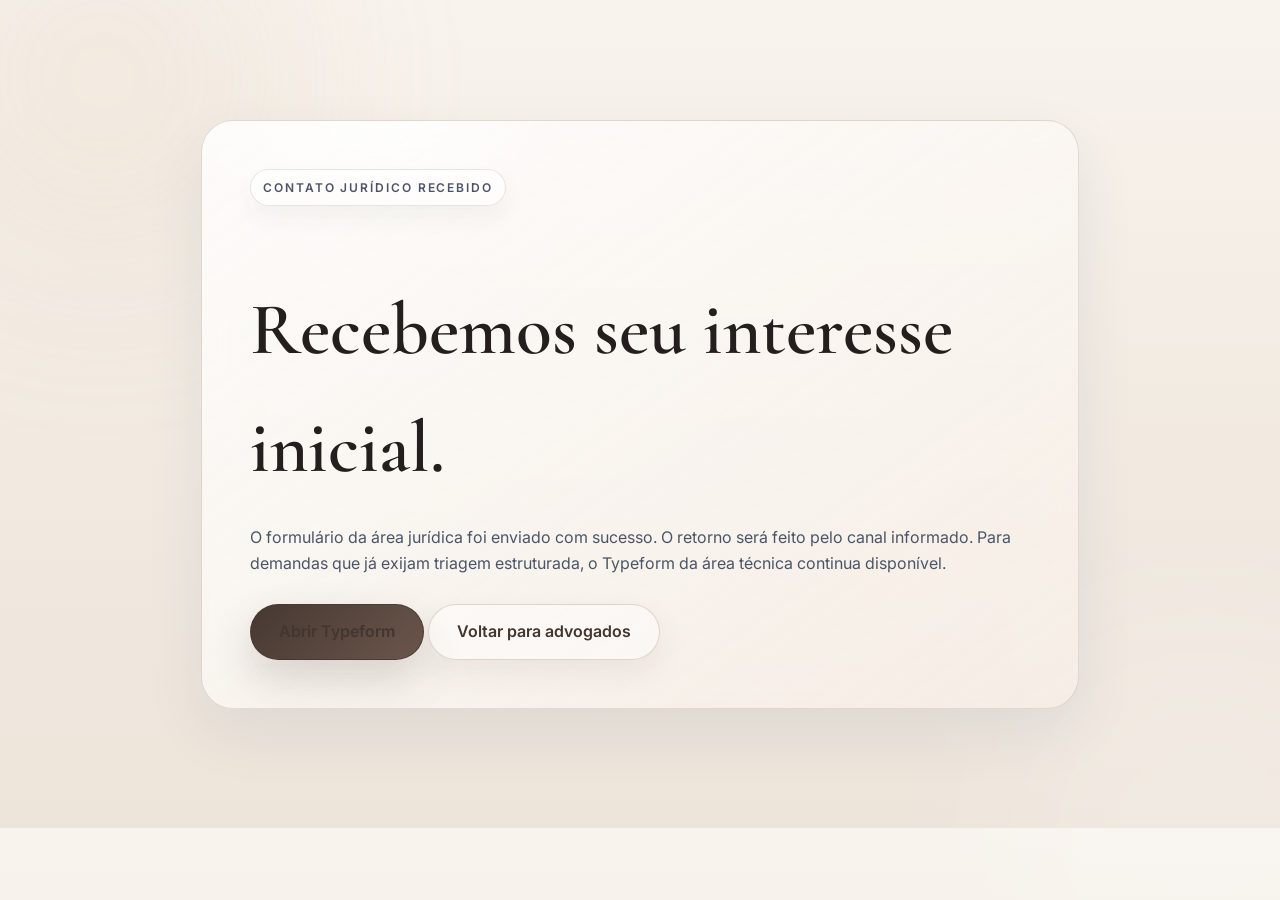
<file: obrigada-advogados.html>
<!doctype html>
<html lang="pt-BR">
<head>
  <meta charset="UTF-8" />
  <meta name="viewport" content="width=device-width, initial-scale=1.0" />
  <title>Contato recebido | Dra Joyce Radis</title>
  <meta name="description" content="Confirmação de envio do formulário da área jurídica." />
  <link rel="preconnect" href="https://fonts.googleapis.com">
  <link rel="preconnect" href="https://fonts.gstatic.com" crossorigin>
  <link href="https://fonts.googleapis.com/css2?family=Cormorant+Garamond:wght@400;500;600&family=Inter:wght@300;400;500;600;700&display=swap" rel="stylesheet">
  <link href="style.css" rel="stylesheet">
  <link href="fixes.css" rel="stylesheet">
  <link href="pages.css" rel="stylesheet">
    <style>
      body.tema-advogado {
        --bg: #ffffff;
        --surface: #f4f6fa;
        --card: #f0f4fb;
        --deep: #1e3a5f;
        --deep-2: #274d7a;
        --text: #1a1f2e;
        --muted: #4a5568;
        --line: #c5d0e4;
        --accent: #2a5298;
        --shadow: 0 24px 60px rgba(30, 58, 95, .08);
        --shadow-hover: 0 32px 70px rgba(30, 58, 95, .13);
     }
    </style>
</head>
<body class="inner-page tema-advogado">
  <main class="thankyou-wrap">
    <div class="container">
      <div class="thankyou-card">
        <div class="page-kicker">Contato jurídico recebido</div>
        <h1>Recebemos seu interesse inicial.</h1>
        <p>O formulário da área jurídica foi enviado com sucesso. O retorno será feito pelo canal informado. Para demandas que já exijam triagem estruturada, o Typeform da área técnica continua disponível.</p>
        <div class="cta-row" style="margin-top:28px;">
          <a class="btn btn-primary" href="https://form.typeform.com/to/R8dRRX26" target="_blank" rel="noopener noreferrer">Abrir Typeform</a>
          <a class="btn" href="advogados.html">Voltar para advogados</a>
        </div>
      </div>
    </div>
  </main>
  <script src="script.js"></script>
</body>
</html>
</file>
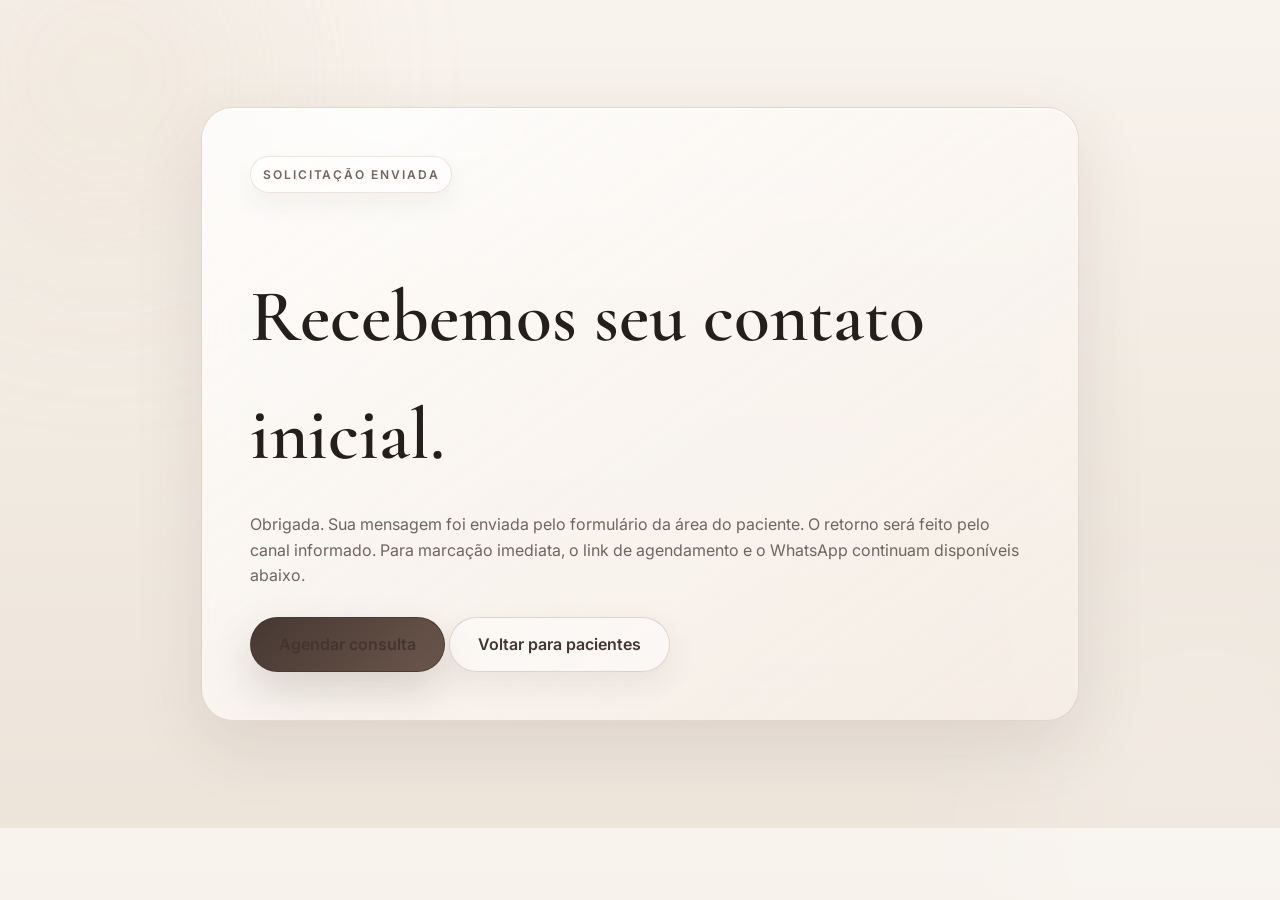
<file: obrigada-paciente.html>
<!doctype html>
<html lang="pt-BR">
<head>
  <meta charset="UTF-8" />
  <meta name="viewport" content="width=device-width, initial-scale=1.0" />
  <title>Solicitação enviada | Dra Joyce Radis</title>
  <meta name="description" content="Confirmação de envio do formulário de contato da área do paciente." />
  <link rel="preconnect" href="https://fonts.googleapis.com">
  <link rel="preconnect" href="https://fonts.gstatic.com" crossorigin>
  <link href="https://fonts.googleapis.com/css2?family=Cormorant+Garamond:wght@400;500;600&family=Inter:wght@300;400;500;600;700&display=swap" rel="stylesheet">
  <link href="style.css" rel="stylesheet">
  <link href="fixes.css" rel="stylesheet">
  <link href="pages.css" rel="stylesheet">
</head>
<body class="inner-page">
  <main class="thankyou-wrap">
    <div class="container">
      <div class="thankyou-card">
        <div class="page-kicker">Solicitação enviada</div>
        <h1>Recebemos seu contato inicial.</h1>
        <p>Obrigada. Sua mensagem foi enviada pelo formulário da área do paciente. O retorno será feito pelo canal informado. Para marcação imediata, o link de agendamento e o WhatsApp continuam disponíveis abaixo.</p>
        <div class="cta-row" style="margin-top:28px;">
          <a class="btn btn-primary" href="https://calendly.com/drajoyceradis" target="_blank" rel="noopener noreferrer">Agendar consulta</a>
          <a class="btn" href="pacientes.html">Voltar para pacientes</a>
        </div>
      </div>
    </div>
  </main>
  <script src="script.js"></script>
</body>
</html>
</file>
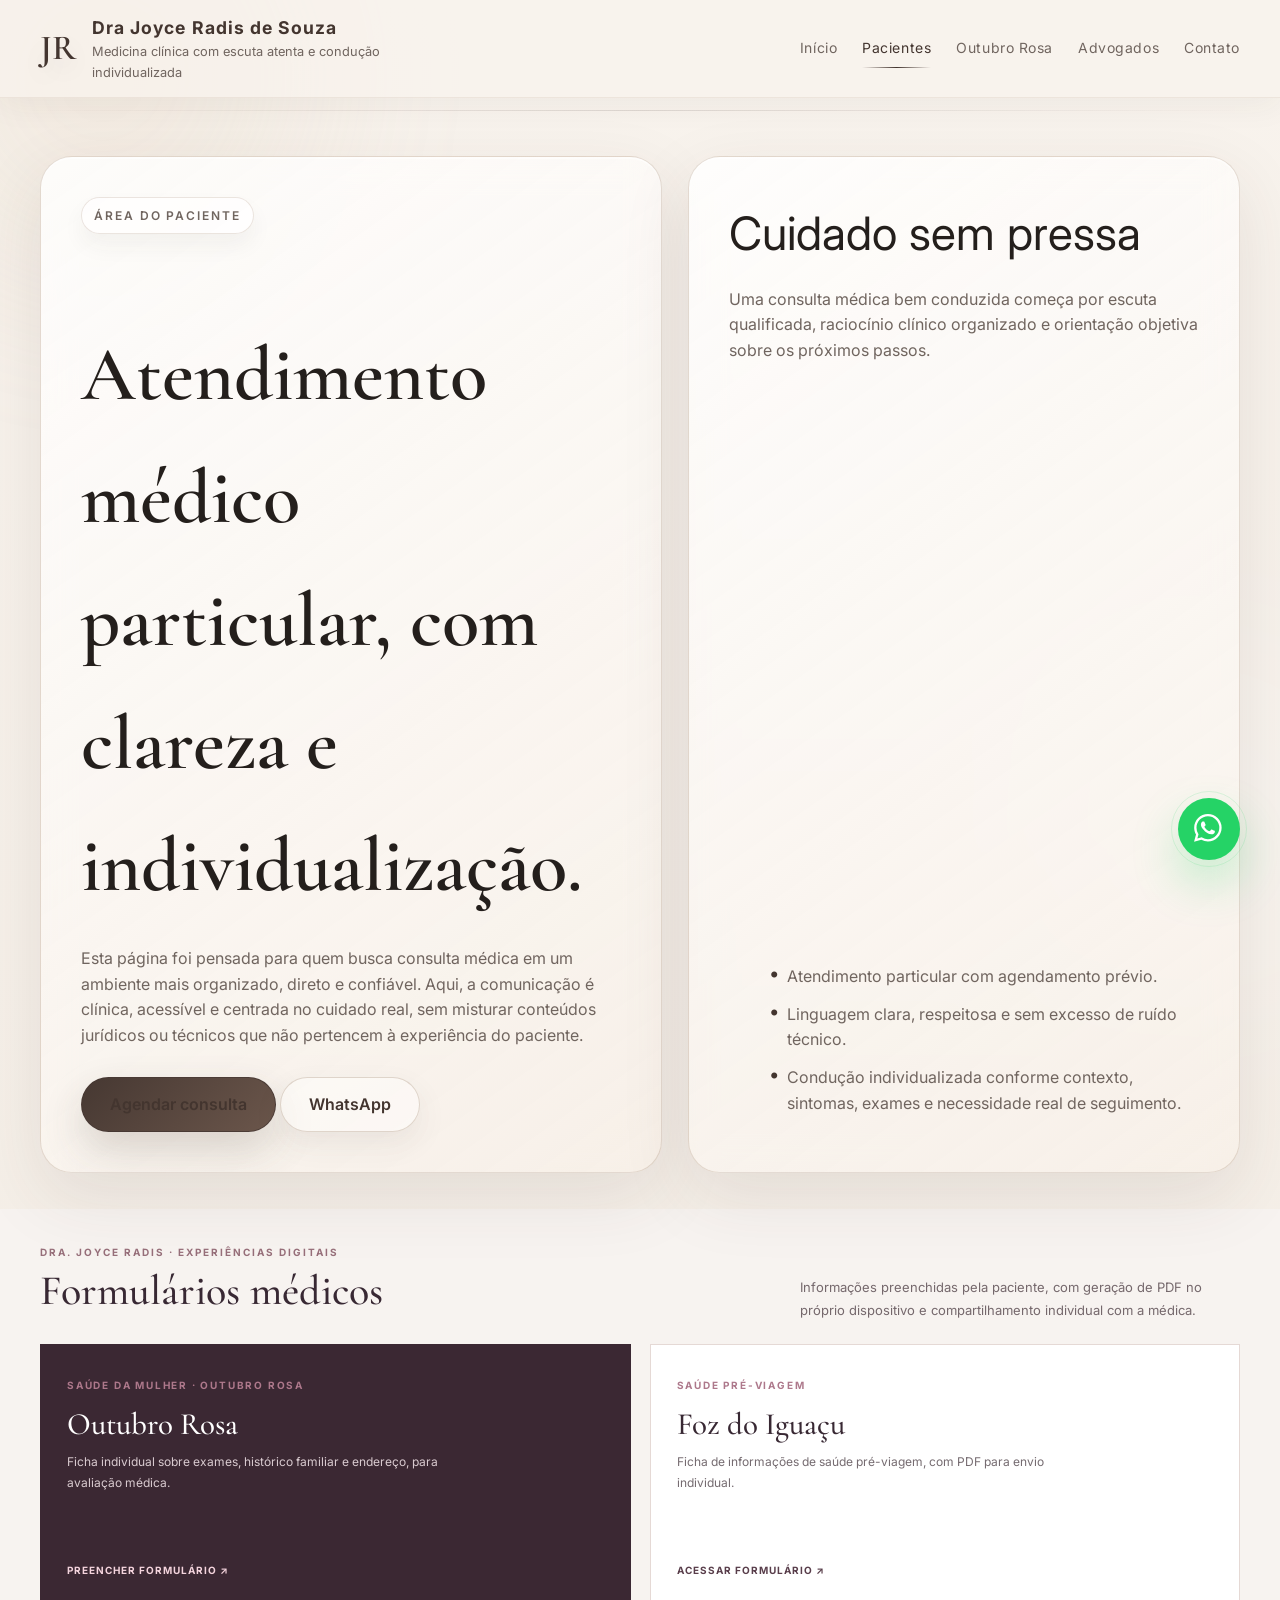
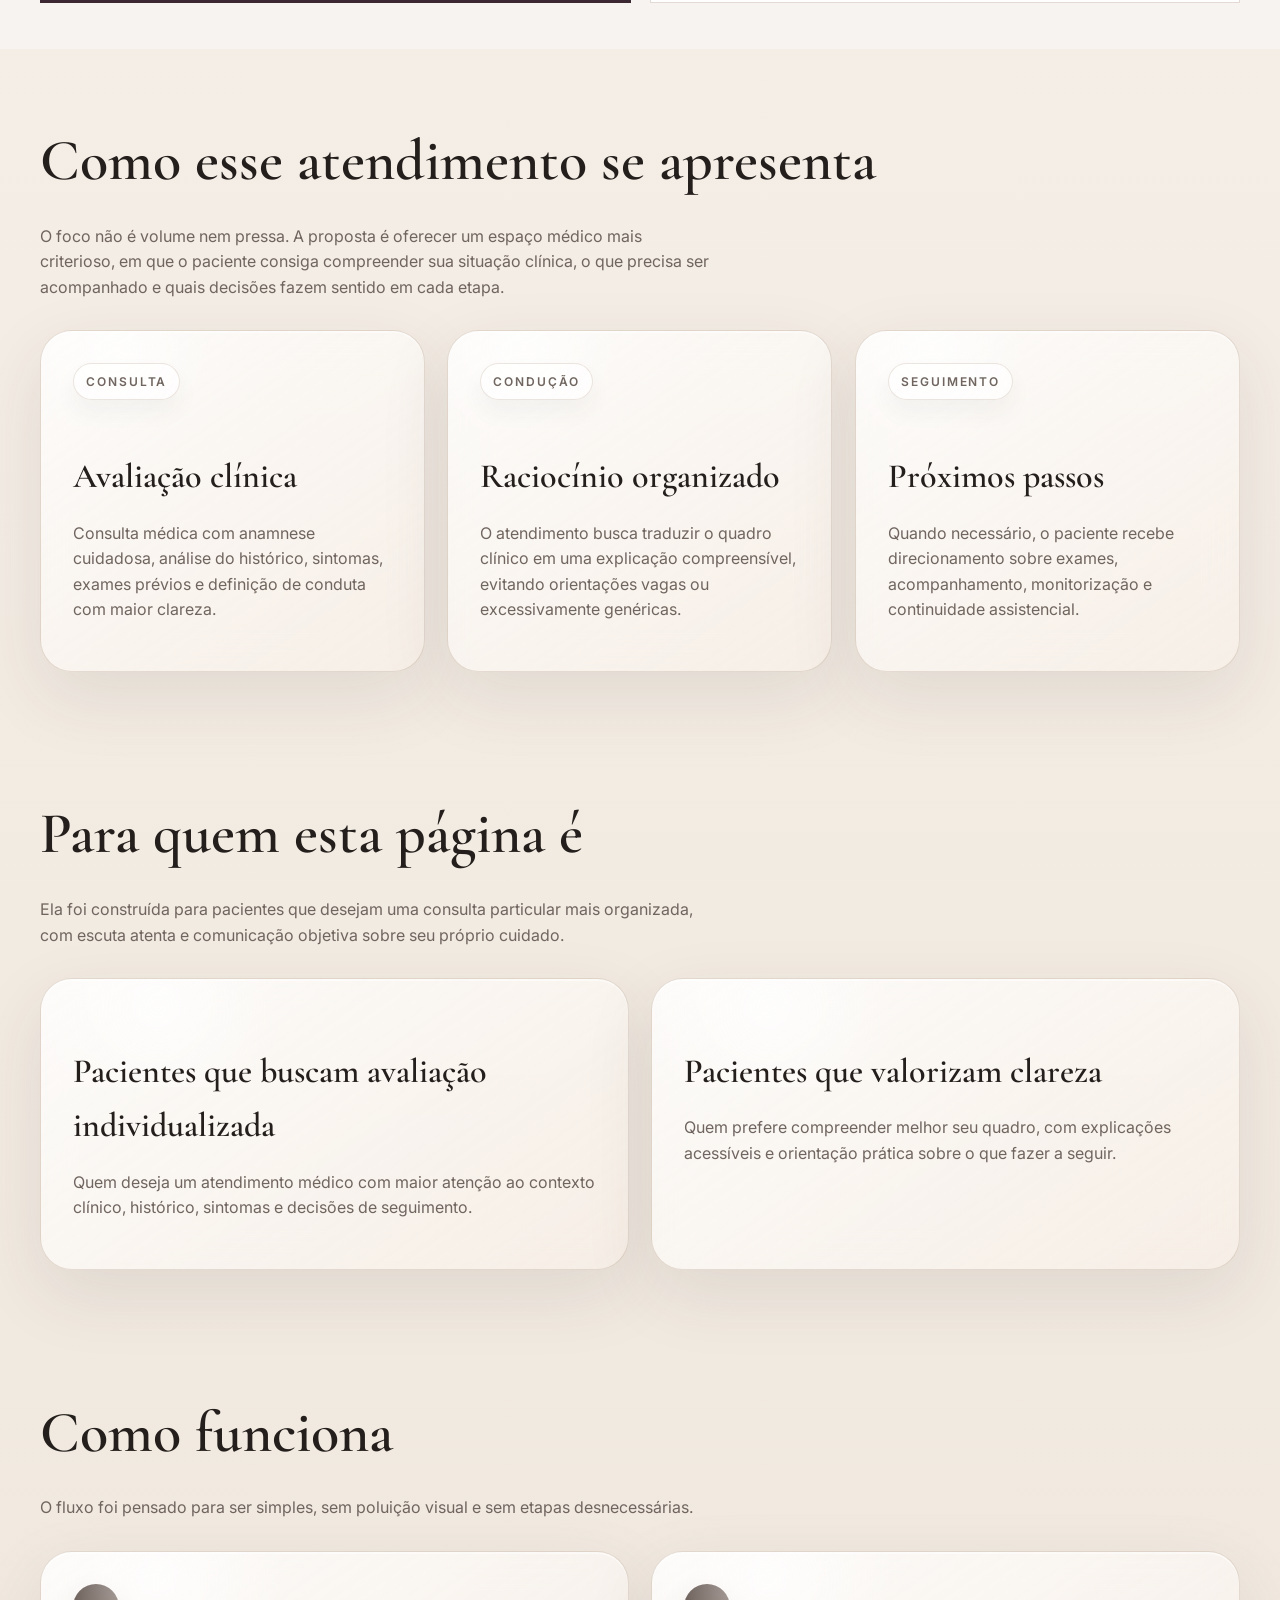
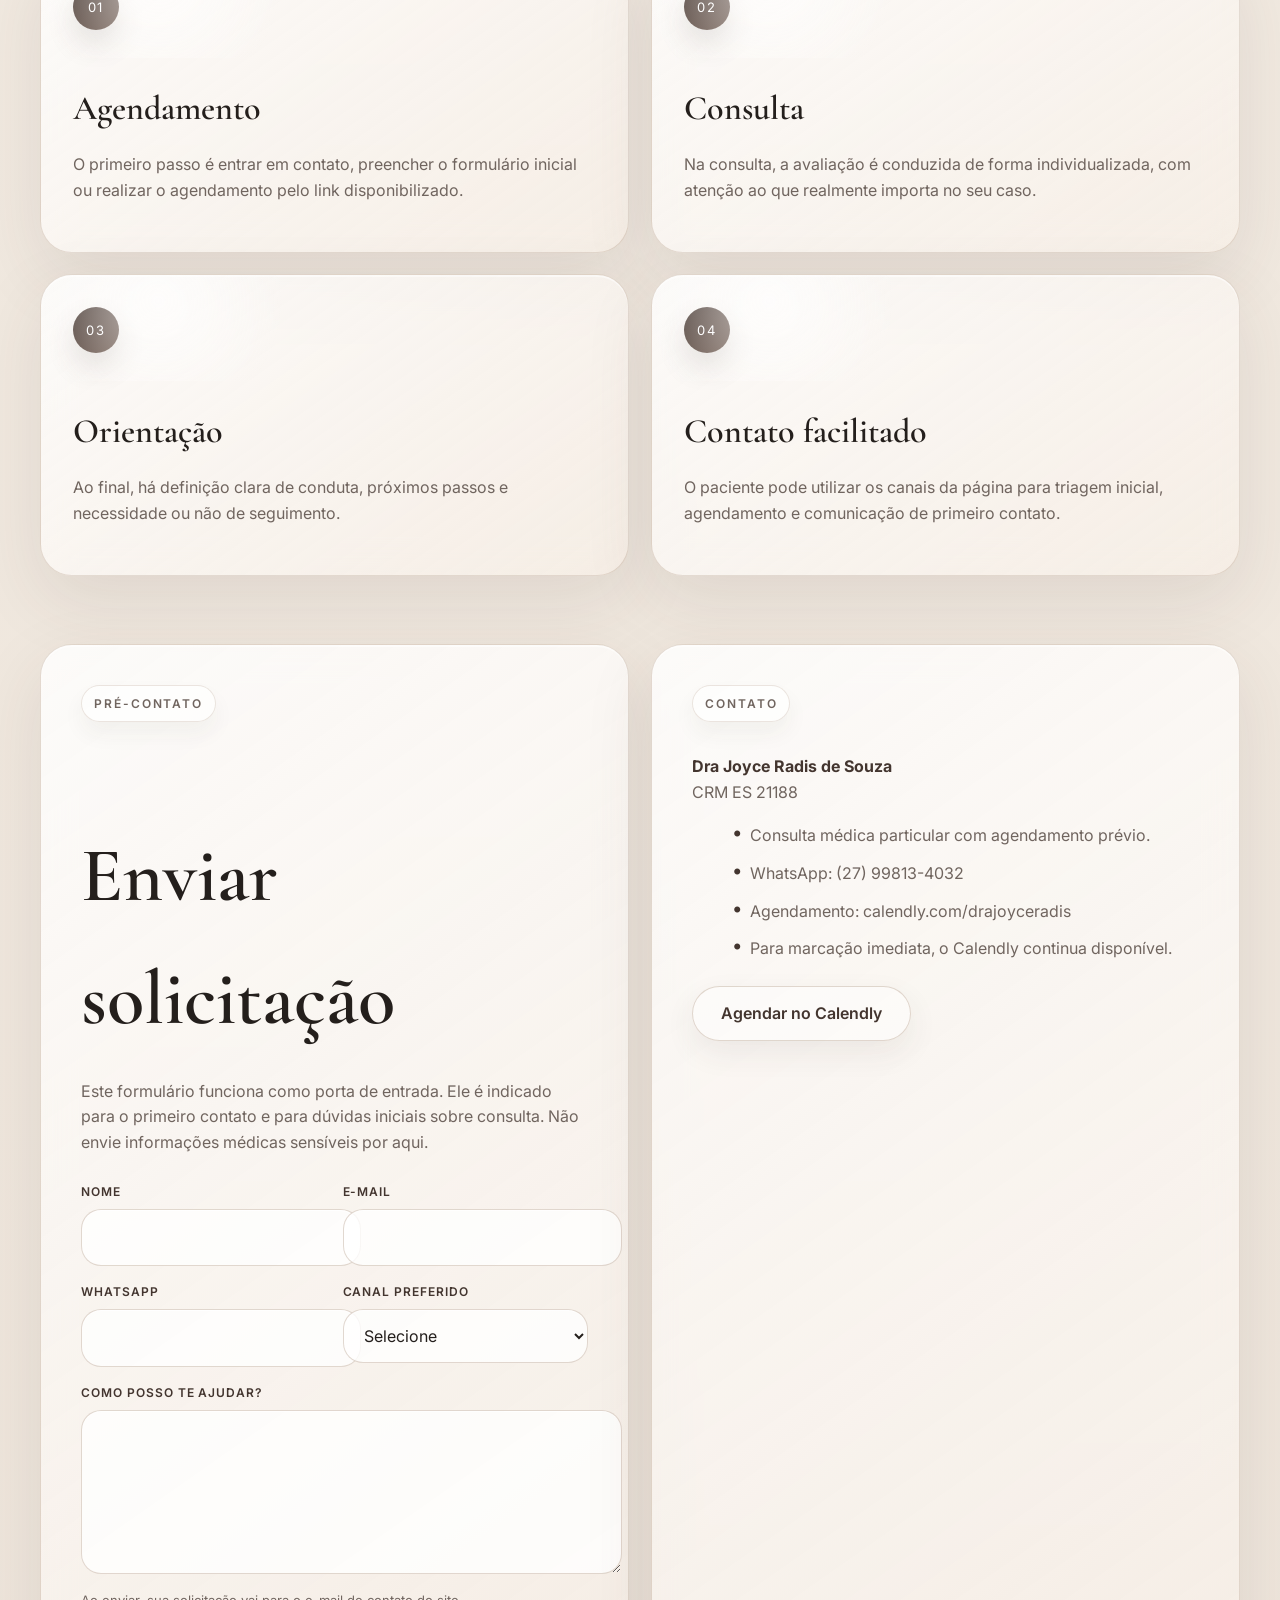
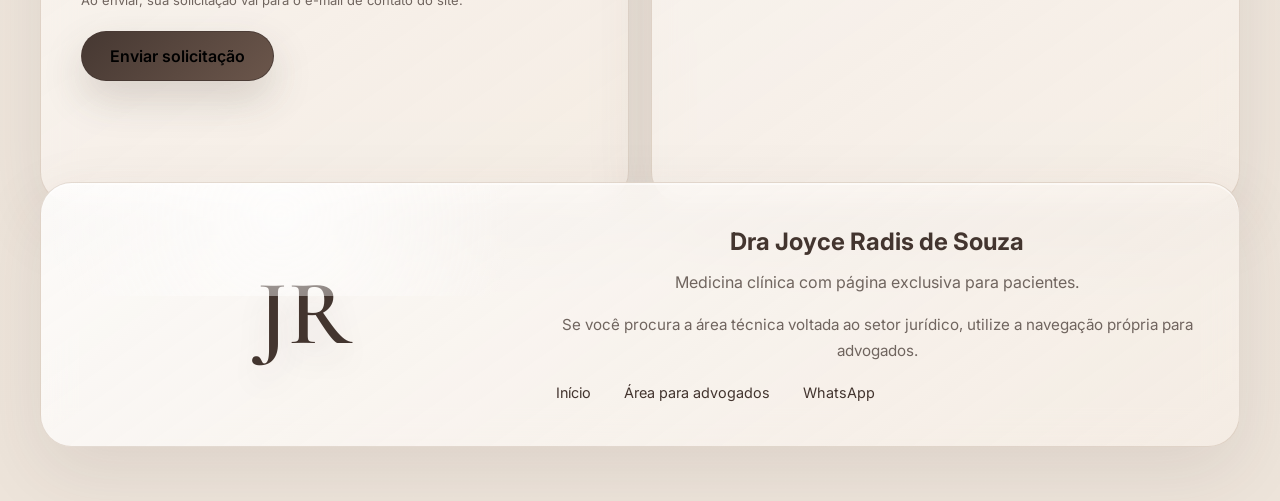
<file: pacientes.html>
<!doctype html>
<html lang="pt-BR">
<head>
  <meta charset="UTF-8" />
  <meta name="viewport" content="width=device-width, initial-scale=1.0" />
  <title>Pacientes | Dra Joyce Radis</title>
  <meta name="description" content="Consulta médica particular com atendimento individualizado, clareza de condução e contato direto com a Dra Joyce Radis." />
  <meta name="author" content="Dra Joyce Radis de Souza" />
  <link rel="preconnect" href="https://fonts.googleapis.com">
  <link rel="preconnect" href="https://fonts.gstatic.com" crossorigin>
  <link href="https://fonts.googleapis.com/css2?family=Cormorant+Garamond:wght@400;500;600&family=Inter:wght@300;400;500;600;700&display=swap" rel="stylesheet">
  <link href="style.css" rel="stylesheet">
  <link href="fixes.css" rel="stylesheet">
  <link href="pages.css" rel="stylesheet">
  <link rel="stylesheet" href="campaign-links.css?v=1">
</head>
<body class="inner-page tema-paciente">

  <header class="header">
    <nav class="container nav-inner" aria-label="Navegação Principal">
      <a class="brand" href="index.html" aria-label="Voltar ao início">
        <span class="monogram">JR</span>
        <span class="brand-copy">
          <strong>Dra Joyce Radis de Souza</strong>
          <span>Medicina clínica com escuta atenta e condução individualizada</span>
        </span>
      </a>
      <div class="nav-links">
        <a href="index.html">Início</a>
        <a href="pacientes.html">Pacientes</a>
        <a href="/outubro-rosa/">Outubro Rosa</a>
        <a href="advogados.html">Advogados</a>
        <a href="#contato">Contato</a>
      </div>
    </nav>
  </header>

  <main>
    <section class="page-hero">
      <div class="container page-hero-grid">
        <div class="page-panel">
          <div class="page-kicker">Área do paciente</div>
          <h1>Atendimento médico particular, com clareza e individualização.</h1>
          <p class="page-lead">Esta página foi pensada para quem busca consulta médica em um ambiente mais organizado, direto e confiável. Aqui, a comunicação é clínica, acessível e centrada no cuidado real, sem misturar conteúdos jurídicos ou técnicos que não pertencem à experiência do paciente.</p>
          <div class="cta-row">
            <a class="btn btn-primary" href="https://calendly.com/drajoyceradis" target="_blank" rel="noopener noreferrer">Agendar consulta</a>
            <a class="btn" href="https://wa.me/5527998134032" target="_blank" rel="noopener noreferrer">WhatsApp</a>
          </div>
        </div>
        <aside class="side-panel">
          <div>
            <div class="serif">Cuidado sem pressa</div>
            <p>Uma consulta médica bem conduzida começa por escuta qualificada, raciocínio clínico organizado e orientação objetiva sobre os próximos passos.</p>
          </div>
          <ul class="side-list">
            <li>Atendimento particular com agendamento prévio.</li>
            <li>Linguagem clara, respeitosa e sem excesso de ruído técnico.</li>
            <li>Condução individualizada conforme contexto, sintomas, exames e necessidade real de seguimento.</li>
          </ul>
        </aside>
      </div>
    </section>

    <section class="clinical-forms section" aria-labelledby="clinicalFormsHeadingPatient">
      <div class="container">
        <div class="cf-header">
          <div><span class="cf-eyebrow">Dra. Joyce Radis · Experiências digitais</span><h2 id="clinicalFormsHeadingPatient">Formulários médicos</h2></div>
          <p>Informações preenchidas pela paciente, com geração de PDF no próprio dispositivo e compartilhamento individual com a médica.</p>
        </div>
        <div class="cf-grid">
          <a class="cf-card cf-card-feature" href="/outubro-rosa/">
            <div><span class="cf-index">SAÚDE DA MULHER · OUTUBRO ROSA</span><h3>Outubro Rosa</h3><p>Ficha individual sobre exames, histórico familiar e endereço, para avaliação médica.</p></div>
            <span class="cf-action">Preencher formulário ↗</span>
          </a>
          <a class="cf-card" href="https://joyceradis.github.io/saude-viagem-foz/" target="_blank" rel="noopener noreferrer">
            <div><span class="cf-index">SAÚDE PRÉ-VIAGEM</span><h3>Foz do Iguaçu</h3><p>Ficha de informações de saúde pré-viagem, com PDF para envio individual.</p></div>
            <span class="cf-action">Acessar formulário ↗</span>
          </a>
        </div>
      </div>
    </section>

    <section class="page-section">
      <div class="container">
        <div class="section-title-wrap">
          <h2>Como esse atendimento se apresenta</h2>
          <p>O foco não é volume nem pressa. A proposta é oferecer um espaço médico mais criterioso, em que o paciente consiga compreender sua situação clínica, o que precisa ser acompanhado e quais decisões fazem sentido em cada etapa.</p>
        </div>
        <div class="grid-3">
          <article class="info-card">
            <div class="mini-kicker">Consulta</div>
            <h3>Avaliação clínica</h3>
            <p>Consulta médica com anamnese cuidadosa, análise do histórico, sintomas, exames prévios e definição de conduta com maior clareza.</p>
          </article>
          <article class="info-card">
            <div class="mini-kicker">Condução</div>
            <h3>Raciocínio organizado</h3>
            <p>O atendimento busca traduzir o quadro clínico em uma explicação compreensível, evitando orientações vagas ou excessivamente genéricas.</p>
          </article>
          <article class="info-card">
            <div class="mini-kicker">Seguimento</div>
            <h3>Próximos passos</h3>
            <p>Quando necessário, o paciente recebe direcionamento sobre exames, acompanhamento, monitorização e continuidade assistencial.</p>
          </article>
        </div>
      </div>
    </section>

    <section class="page-section">
      <div class="container">
        <div class="section-title-wrap">
          <h2>Para quem esta página é</h2>
          <p>Ela foi construída para pacientes que desejam uma consulta particular mais organizada, com escuta atenta e comunicação objetiva sobre seu próprio cuidado.</p>
        </div>
        <div class="grid-2">
          <article class="highlight-card">
            <h3>Pacientes que buscam avaliação individualizada</h3>
            <p>Quem deseja um atendimento médico com maior atenção ao contexto clínico, histórico, sintomas e decisões de seguimento.</p>
          </article>
          <article class="highlight-card">
            <h3>Pacientes que valorizam clareza</h3>
            <p>Quem prefere compreender melhor seu quadro, com explicações acessíveis e orientação prática sobre o que fazer a seguir.</p>
          </article>
        </div>
      </div>
    </section>

    <section class="page-section">
      <div class="container">
        <div class="section-title-wrap">
          <h2>Como funciona</h2>
          <p>O fluxo foi pensado para ser simples, sem poluição visual e sem etapas desnecessárias.</p>
        </div>
        <div class="steps-grid">
          <article class="step-card">
            <div class="step-number">01</div>
            <h3>Agendamento</h3>
            <p>O primeiro passo é entrar em contato, preencher o formulário inicial ou realizar o agendamento pelo link disponibilizado.</p>
          </article>
          <article class="step-card">
            <div class="step-number">02</div>
            <h3>Consulta</h3>
            <p>Na consulta, a avaliação é conduzida de forma individualizada, com atenção ao que realmente importa no seu caso.</p>
          </article>
          <article class="step-card">
            <div class="step-number">03</div>
            <h3>Orientação</h3>
            <p>Ao final, há definição clara de conduta, próximos passos e necessidade ou não de seguimento.</p>
          </article>
          <article class="step-card">
            <div class="step-number">04</div>
            <h3>Contato facilitado</h3>
            <p>O paciente pode utilizar os canais da página para triagem inicial, agendamento e comunicação de primeiro contato.</p>
          </article>
        </div>
      </div>
    </section>

    <section id="contato" class="page-section">
      <div class="container contact-grid">
        <article class="contact-card contact-form-card">
          <div class="mini-kicker">Pré-contato</div>
          <h3 class="page-title">Enviar solicitação</h3>
          <p>Este formulário funciona como porta de entrada. Ele é indicado para o primeiro contato e para dúvidas iniciais sobre consulta. Não envie informações médicas sensíveis por aqui.</p>
          <form class="contact-form" action="https://formsubmit.co/contato@drajoyceradis.com" method="POST">
            <input type="hidden" name="_subject" value="Novo contato pelo site | Pacientes | Dra Joyce Radis">
            <input type="hidden" name="_next" value="https://drajoyceradis.com/obrigada-paciente.html">
            <input type="hidden" name="_template" value="table">
            <input type="hidden" name="_autoresponse" value="Recebemos sua solicitação inicial pelo site da Dra Joyce Radis. Em breve retornaremos pelo canal informado.">
            <input type="text" name="_honey" class="hidden-field" tabindex="-1" autocomplete="off">
            <div class="form-grid">
              <label class="field">
                <span>Nome</span>
                <input type="text" name="nome" required>
              </label>
              <label class="field">
                <span>E-mail</span>
                <input type="email" name="email" required>
              </label>
              <label class="field">
                <span>WhatsApp</span>
                <input type="text" name="telefone" required>
              </label>
              <label class="field">
                <span>Canal preferido</span>
                <select name="canal_preferido" required>
                  <option value="">Selecione</option>
                  <option>WhatsApp</option>
                  <option>E-mail</option>
                </select>
              </label>
              <label class="field field-full">
                <span>Como posso te ajudar?</span>
                <textarea name="mensagem" rows="5" required></textarea>
              </label>
            </div>
            <div class="form-note">Ao enviar, sua solicitação vai para o e-mail de contato do site.</div>
            <button class="btn btn-primary" type="submit">Enviar solicitação</button>
          </form>
        </article>
        <article class="contact-card">
          <div class="mini-kicker">Contato</div>
          <p><strong>Dra Joyce Radis de Souza</strong><br>CRM ES 21188</p>
          <ul class="simple-list">
            <li>Consulta médica particular com agendamento prévio.</li>
            <li>WhatsApp: (27) 99813-4032</li>
            <li>Agendamento: calendly.com/drajoyceradis</li>
            <li>Para marcação imediata, o Calendly continua disponível.</li>
          </ul>
          <div class="cta-row">
            <a class="btn" href="https://calendly.com/drajoyceradis" target="_blank" rel="noopener noreferrer">Agendar no Calendly</a>
          </div>
        </article>
      </div>
    </section>

    <section class="page-footer">
      <div class="container">
        <div class="page-footer-card">
          <div class="page-footer-mark">JR</div>
          <div class="page-footer-copy">
            <strong>Dra Joyce Radis de Souza</strong>
            <div>Medicina clínica com página exclusiva para pacientes.</div>
            <p>Se você procura a área técnica voltada ao setor jurídico, utilize a navegação própria para advogados.</p>
            <div class="page-footer-links">
              <a href="index.html">Início</a>
              <a href="advogados.html">Área para advogados</a>
              <a href="https://wa.me/5527998134032" target="_blank" rel="noopener noreferrer">WhatsApp</a>
            </div>
          </div>
        </div>
      </div>
    </section>
  </main>

  <a href="https://wa.me/5527998134032" class="whatsapp-float" target="_blank" rel="noopener noreferrer" aria-label="Fale com a Dra. Joyce Radis pelo WhatsApp">
    <svg viewBox="0 0 26 26" xmlns="http://www.w3.org/2000/svg">
      <path d="M17.472 14.382c-.297-.149-1.758-.867-2.03-.967-.273-.099-.471-.148-.67.15-.197.297-.767.966-.94 1.164-.173.199-.347.223-.644.075-.297-.15-1.255-.463-2.39-1.475-.883-.788-1.48-1.761-1.653-2.059-.173-.297-.018-.458.13-.606.134-.133.298-.347.446-.52.149-.174.198-.298.298-.497.099-.198.05-.371-.025-.52-.075-.149-.669-1.612-.916-2.207-.242-.579-.487-.5-.669-.51-.173-.008-.371-.01-.57-.01-.198 0-.52.074-.792.372-.272.297-1.04 1.016-1.04 2.479 0 1.462 1.065 2.875 1.213 3.074.149.198 2.096 3.2 5.077 4.487.709.306 1.262.489 1.694.625.712.227 1.36.195 1.871.118.571-.085 1.758-.719 2.006-1.413.248-.694.248-1.289.173-1.413-.074-.124-.272-.198-.57-.347m-5.421 7.403h-.004a9.87 9.87 0 01-5.031-1.378l-.361-.214-3.741.982.998-3.648-.235-.374a9.86 9.86 0 01-1.51-5.26c.001-5.45 4.436-9.884 9.888-9.884 2.64 0 5.122 1.03 6.988 2.898a9.825 9.825 0 012.893 6.994c-.003 5.45-4.437 9.884-9.885 9.884m8.413-18.297A11.815 11.815 0 0012.05 0C5.495 0 .16 5.335.157 11.892c0 2.096.547 4.142 1.588 5.945L.057 24l6.305-1.654a11.882 11.882 0 005.683 1.448h.005c6.554 0 11.89-5.335 11.893-11.893a11.821 11.821 0 00-3.48-8.413z"/>
    </svg>
  </a>

  <script src="script.js"></script>
</body>
</html>
</file>
<file: style.css>
/* Importação de fontes do Google Fonts */
@import url('https://fonts.googleapis.com/css2?family=Cormorant+Garamond:wght@400;500;600&family=Inter:wght@300;400;500;600;700&display=swap');

/* Estilos globais e resets (mantidos do seu site original ou padrões) */
:root {
  --bg: #f5efe7;
  --surface: rgba(255, 255, 255, .62);
  --card: rgba(255, 255, 255, .76);
  --card-strong: rgba(255, 251, 246, .88);
  --deep: #43352f;
  --deep-2: #634f46;
  --deep-3: #7a6458;
  --text: #241f1c;
  --muted: #70655f;
  --line: rgba(184, 162, 143, .42);
  --line-strong: rgba(184, 162, 143, .62);
  --accent: #d8c1a6;
  --accent-2: #efe1d0;
  --white: #ffffff;
  --radius: 30px;
  --radius-lg: 36px;
  --shadow: 0 24px 70px rgba(67, 53, 47, .10), 0 2px 0 rgba(255, 255, 255, .48) inset;
  --shadow-hover: 0 34px 100px rgba(67, 53, 47, .16), 0 2px 0 rgba(255, 255, 255, .56) inset;
  --shadow-soft: 0 18px 44px rgba(67, 53, 47, .08);
  --transition: all .45s cubic-bezier(.22, 1, .36, 1);

  /* Cores adaptadas para a nova hero section */
  --color-primary: var(--deep); /* Usando sua cor deep como primária */
  --color-secondary: var(--muted); /* Usando sua cor muted como secundária */
  --color-text-dark: var(--text);
  --color-text-light: var(--muted);
  --color-background-light: var(--bg); /* Usando sua cor bg como fundo claro */
  --font-heading: 'Cormorant Garamond', serif;
  --font-body: 'Inter', sans-serif;
}

html {
  scroll-padding-top: 110px;
}

body {
  position: relative;
  overflow-x: hidden;
  background:
    radial-gradient(circle at 12% 10%, rgba(216, 193, 166, .26), transparent 0 24%),
    radial-gradient(circle at 88% 14%, rgba(255, 255, 255, .84), transparent 0 20%),
    radial-gradient(circle at 80% 78%, rgba(214, 197, 180, .18), transparent 0 24%),
    linear-gradient(180deg, #f8f3ed 0%, #f2ebe2 48%, #ede4da 100%);
  margin: 0;
  font-family: var(--font-body);
  color: var(--color-text-dark);
  line-height: 1.6;
}

body::before,
body::after {
  content: '';
  position: fixed;
  width: 32vw;
  height: 32vw;
  border-radius: 999px;
  filter: blur(90px);
  opacity: .35;
  pointer-events: none;
  z-index: 0;
}

body::before {
  top: -10vw;
  left: -8vw;
  background: rgba(214, 192, 165, .42);
}

body::after {
  right: -10vw;
  bottom: -10vw;
  background: rgba(255, 255, 255, .62);
}

.header,
main,
.footer,
.thankyou-wrap {
  position: relative;
  z-index: 1;
}

h1, h2, h3, h4, h5, h6 {
    font-family: var(--font-heading);
    font-weight: 600;
    color: var(--color-text-dark);
}

p {
    margin-bottom: 1em;
}

a {
    color: var(--color-primary);
    text-decoration: none;
}

a:hover {
    text-decoration: underline;
}

.container {
    max-width: 1200px;
    margin: 0 auto;
    padding: 0 20px;
}

.section {
    padding: 58px 0; /* Ajustado para seu valor original */
}

/* Estilos do cabeçalho (header) */
.header {
  padding: 14px 0;
  background: rgba(248, 243, 237, .72);
  border-bottom: 1px solid rgba(184, 162, 143, .18);
  box-shadow: 0 8px 30px rgba(67, 53, 47, .05);
}

.header.scrolled {
  background: rgba(248, 243, 237, .88);
  border-bottom-color: rgba(184, 162, 143, .34);
  box-shadow: 0 18px 42px rgba(67, 53, 47, .10);
}

.nav-inner {
    display: flex;
    justify-content: space-between;
    align-items: center;
    flex-wrap: wrap;
}

.brand {
    display: flex;
    align-items: center;
    text-decoration: none;
    color: var(--deep);
    gap: 16px;
    transition: transform .35s ease;
}

.brand:hover {
  transform: translateY(-1px);
}

.monogram {
    font-family: var(--font-heading);
    font-size: 2.2em;
    font-weight: 600;
    color: var(--deep);
    text-shadow: 0 10px 25px rgba(67, 53, 47, .10);
}

.brand-copy strong {
    display: block;
    font-size: 1.1em;
    letter-spacing: .06em;
}

.brand-copy span {
    display: block;
    font-size: 0.8em;
    color: var(--muted);
    max-width: 42ch;
}

.nav-links {
    display: flex;
    gap: 25px; /* Aumentado o espaçamento para mais arejado */
}

.nav-links a {
    position: relative;
    padding: 8px 0;
    letter-spacing: .04em;
    color: var(--muted);
    font-size: 14px; /* Ajustado para um tamanho mais comum */
    transition: color .35s ease;
}

.nav-links a::after {
  content: '';
  position: absolute;
  left: 0;
  right: 0;
  bottom: 0;
  height: 1px;
  background: linear-gradient(90deg, transparent, var(--deep), transparent);
  transform: scaleX(0);
  transform-origin: center;
  transition: transform .35s ease;
}

.nav-links a:hover,
.nav-links a.is-active {
  color: var(--deep);
}

.nav-links a:hover::after,
.nav-links a.is-active::after {
  transform: scaleX(1);
}

/* Estilos da nova Hero Section (Seção Principal) */
.hero-section {
    padding: 80px 0;
    background: transparent; /* Já tem o gradiente no body */
    text-align: center;
}

.hero-content {
    display: flex;
    flex-direction: column; /* Padrão para mobile: empilhado */
    align-items: center;
    justify-content: center;
    gap: 40px;
}

.hero-image {
    width: 280px; /* Tamanho fixo para a imagem em mobile */
    height: 280px;
    border-radius: 50%; /* Transforma a imagem em círculo */
    object-fit: cover; /* Garante que a imagem preencha o círculo sem distorcer */
    box-shadow: var(--shadow-soft); /* Sombra suave para dar profundidade */
    margin-bottom: 30px; /* Espaçamento abaixo da imagem em mobile */
}

.hero-text {
    max-width: 700px;
    text-align: center;
}

.hero-text h1 {
    font-family: var(--font-heading);
    font-size: 2.8em;
    line-height: 1.2;
    margin-bottom: 15px;
    color: var(--deep);
}

.hero-text p {
    font-family: var(--font-body);
    font-size: 1.2em;
    line-height: 1.6;
    color: var(--muted);
    margin-bottom: 30px;
}

.hero-buttons {
    display: flex;
    gap: 20px;
    flex-wrap: wrap;
    justify-content: center;
}

.btn {
    display: inline-flex;
    align-items: center;
    justify-content: center;
    padding: 14px 28px;
    border-radius: 50px;
    font-family: var(--font-body);
    font-weight: 600;
    font-size: 1em;
    text-decoration: none;
    transition: var(--transition);
    cursor: pointer;
    border: 1px solid transparent;
}

.primary-btn {
    background-color: var(--deep);
    color: var(--white);
    box-shadow: var(--shadow-soft);
}

.primary-btn:hover {
    background-color: var(--deep-2);
    box-shadow: var(--shadow-hover);
    transform: translateY(-2px);
}

.secondary-btn {
    background-color: transparent;
    color: var(--deep);
    border-color: var(--deep);
}

.secondary-btn:hover {
    background-color: var(--deep);
    color: var(--white);
    box-shadow: var(--shadow-soft);
    transform: translateY(-2px);
}

/* Estilos para as cards de portal (Pacientes e Advogados) */
.minimal-portal-section {
    padding-top: 4px; /* Mantido do seu original */
}

.refined-portal-grid {
    display: grid;
    grid-template-columns: 1fr; /* Padrão para mobile: uma coluna */
    gap: 24px;
    margin-top: 40px;
}

.refined-portal-card {
    display: block;
    padding: 34px;
    border-radius: var(--radius-lg);
    background: linear-gradient(145deg, rgba(255, 255, 255, .82), rgba(248, 240, 232, .68));
    border: 1px solid rgba(184, 162, 143, .30);
    box-shadow: var(--shadow);
    transition: transform .55s cubic-bezier(.22, 1, .36, 1), box-shadow .55s cubic-bezier(.22, 1, .36, 1), border-color .4s ease;
    text-align: center; /* Centraliza o texto dos cards em mobile */
}

.refined-portal-card:hover {
  transform: translateY(-10px);
  box-shadow: var(--shadow-hover);
  border-color: rgba(154, 127, 103, .6);
}

.refined-portal-card .page-kicker {
    font-family: var(--font-body);
    font-size: 0.85em;
    letter-spacing: .1em;
    text-transform: uppercase;
    color: var(--muted);
    margin-bottom: 10px;
}

.refined-portal-card h2 {
    font-family: var(--font-heading);
    font-size: 2.2em;
    line-height: 1.2;
    margin-bottom: 15px;
    color: var(--deep);
}

.refined-portal-card p {
    font-family: var(--font-body);
    font-size: 1em;
    line-height: 1.6;
    color: var(--muted);
    margin-bottom: 20px;
    max-width: 45ch; /* Limita a largura do parágrafo para melhor leitura */
    margin-left: auto;
    margin-right: auto;
}

/* Estilos do rodapé (footer) */
.footer {
    background: transparent;
}

.page-footer-card {
    padding: 40px;
    border-radius: var(--radius-lg);
    background: linear-gradient(155deg, rgba(67, 53, 47, .98), rgba(93, 74, 64, .96));
    box-shadow: 0 30px 100px rgba(67, 53, 47, .28);
    color: var(--white);
    position: relative;
    overflow: hidden;
    display: flex;
    flex-direction: column; /* Padrão para mobile: empilhado */
    align-items: center;
    text-align: center;
}

.page-footer-card::before {
  content: '';
  position: absolute;
  inset: 0;
  background: radial-gradient(circle at top left, rgba(255, 255, 255, .10), transparent 32%);
  pointer-events: none;
}

.page-footer-grid {
    display: flex;
    flex-direction: column;
    align-items: center;
    gap: 30px;
    flex-wrap: wrap;
}

.page-footer-mark {
    font-family: var(--font-heading);
    font-size: 3em;
    font-weight: 600;
    color: var(--accent); /* Usando sua cor accent */
    text-shadow: 0 18px 32px rgba(0, 0, 0, .16);
}

.page-footer-copy strong {
    display: block;
    font-size: 1.3em;
    margin-bottom: 5px;
    color: var(--white); /* Ajustado para melhor contraste no footer escuro */
}

.page-footer-copy p {
    font-size: 0.95em;
    color: rgba(255,255,255,.8);
    margin-bottom: 5px;
    line-height: 1.7;
}

.page-footer-copy address a {
    color: rgba(255,255,255,.8);
    text-decoration: none;
    line-height: 1.7;
}

.page-footer-copy address a:hover {
    text-decoration: underline;
}

.page-footer-links a {
    color: rgba(255,255,255,.8);
    margin-right: 15px;
    font-size: 0.9em;
    line-height: 1.7;
}

.whatsapp-float {
    position: fixed;
    width: 62px; /* Ajustado para seu valor original */
    height: 62px; /* Ajustado para seu valor original */
    bottom: 40px;
    right: 40px;
    background-color: #25d366;
    color: #FFF;
    border-radius: 50px;
    text-align: center;
    font-size: 30px;
    box-shadow: 0 22px 48px rgba(37, 211, 102, .28); /* Ajustado para seu valor original */
    z-index: 100;
    display: flex;
    justify-content: center;
    align-items: center;
    transition: background-color 0.3s ease;
    animation: whatsappPulse 2.6s ease-in-out infinite; /* Adicionado sua animação */
}

.whatsapp-float::before {
  content: '';
  position: absolute;
  inset: -7px;
  border-radius: inherit;
  border: 1px solid rgba(37, 211, 102, .28);
  opacity: .5;
}

.whatsapp-float:hover {
    background-color: #128c7e;
}

.whatsapp-float svg {
    width: 30px;
    height: 30px;
    fill: white;
}

/* Animação do WhatsApp */
@keyframes whatsappPulse {
  0%,
  100% {
    transform: translateY(0) scale(1);
  }
  50% {
    transform: translateY(-4px) scale(1.04);
  }
}

/* Responsividade */
@media (min-width: 768px) {
    .hero-content {
        flex-direction: row; /* Alinha imagem e texto lado a lado em telas maiores */
        text-align: left; /* Alinha o texto à esquerda */
    }

    .hero-text {
        text-align: left;
    }

    .hero-buttons {
        justify-content: flex-start; /* Alinha os botões à esquerda */
    }

    .hero-image {
        width: 350px; /* Tamanho maior para desktop */
        height: 350px;
        margin-right: 40px; /* Espaçamento à direita da imagem */
        margin-bottom: 0; /* Remove margem inferior em telas maiores */
    }

    .refined-portal-grid {
        grid-template-columns: 1fr 1fr; /* Duas colunas para as cards em desktop */
        text-align: left; /* Alinha o texto à esquerda nos cards em desktop */
    }

    .refined-portal-card p {
        margin-left: 0;
        margin-right: 0;
    }

    .page-footer-card {
        flex-direction: row; /* Alinha lado a lado no footer em telas maiores */
        justify-content: space-between;
    }

    .page-footer-grid {
        flex-wrap: nowrap;
    }

    .page-footer-mark {
        font-size: 92px; /* Tamanho original para desktop */
        text-align: center;
    }
}

@media (min-width: 1024px) {
    .hero-text h1 {
        font-size: 3.8em; /* Tamanho ainda maior para telas muito grandes */
    }
    .hero-text p {
        font-size: 1.5em;
    }
}

@media (max-width: 767px) {
    .nav-inner {
        flex-direction: column;
        gap: 15px;
    }
    .nav-links {
        display: flex;
        flex-direction: column;
        gap: 10px;
    }
    .nav-links a {
        margin-left: 0;
    }
    .hero-section {
        padding: 40px 15px;
    }
    .hero-image {
        width: 200px;
        height: 200px;
    }
    .hero-text h1 {
        font-size: 2em;
    }
    .hero-text p {
        font-size: 1.1em;
    }
    .hero-buttons {
        flex-direction: column;
        gap: 15px;
    }
    .btn {
        width: 100%;
        box-sizing: border-box;
    }
    .refined-portal-card {
        padding: 30px;
    }
    .refined-portal-card h2 {
        font-size: 1.8em;
    }
    .footer .page-footer-grid {
        flex-direction: column;
        text-align: center;
    }
    .page-footer-links {
        display: flex;
        flex-direction: column;
        gap: 10px;
        margin-top: 15px;
    }
    .page-footer-links a {
        margin-right: 0;
    }
    .whatsapp-float {
        width: 50px;
        height: 50px;
        bottom: 20px;
        right: 20px;
        font-size: 24px;
    }
}

/* Estilos de reveal e tilt-ready (mantidos do seu CSS original) */
.reveal {
  opacity: 0;
  transform: translateY(34px) scale(.985);
  filter: blur(10px);
  transition: opacity .8s cubic-bezier(.22, 1, .36, 1), transform .8s cubic-bezier(.22, 1, .36, 1), filter .8s cubic-bezier(.22, 1, .36, 1);
  transition-delay: var(--reveal-delay, 0ms);
}

.reveal.is-visible {
  opacity: 1;
  transform: translateY(0) scale(1);
  filter: blur(0);
}

.tilt-ready {
  will-change: transform, box-shadow;
  transform-style: preserve-3d;
}

.tilt-ready .serif,
.tilt-ready h2,
.tilt-ready h3,
.tilt-ready p,
.tilt-ready .btn,
.tilt-ready .label,
.tilt-ready .page-kicker,
.tilt-ready .mini-kicker {
  transform: translateZ(18px);
}

@media (prefers-reduced-motion: reduce) {
  *,
  *::before,
  *::after {
    animation: none !important;
    transition: none !important;
    scroll-behavior: auto !important;
  }

  .reveal,
  .reveal.is-visible {
    opacity: 1;
    filter: none;
    transform: none;
  }
}

/* Estilos de elementos que foram removidos ou substituídos */
/* .home-page .home-note, .minimal-home-hero, .home-minimal-shell, .home-minimal-copy, .home-main-cta, .home-signature-panel, .signature-line, .signature-divider, .signature-grid, .portal-kicker, .portal-link, .page-hero, .page-hero-grid, .page-hero-copy, .page-hero-visual, .page-hero-panel, .page-hero-grid-2, .page-hero-grid-3, .page-hero-grid-4, .page-hero-grid-5, .page-hero-grid-6, .page-hero-grid-7, .page-hero-grid-8, .page-hero-grid-9, .page-hero-grid-10, .page-hero-grid-11, .page-hero-grid-12, .page-hero-grid-13, .page-hero-grid-14, .page-hero-grid-15, .page-hero-grid-16, .page-hero-grid-17, .page-hero-grid-18, .page-hero-grid-19, .page-hero-grid-20, .page-hero-grid-21, .page-hero-grid-22, .page-hero-grid-23, .page-hero-grid-24, .page-hero-grid-25, .page-hero-grid-26, .page-hero-grid-27, .page-hero-grid-28, .page-hero-grid-29, .page-hero-grid-30, .page-hero-grid-31, .page-hero-grid-32, .page-hero-grid-33, .page-hero-grid-34, .page-hero-grid-35, .page-hero-grid-36, .page-hero-grid-37, .page-hero-grid-38, .page-hero-grid-39, .page-hero-grid-40, .page-hero-grid-41, .page-hero-grid-42, .page-hero-grid-43, .page-hero-grid-44, .page-hero-grid-45, .page-hero-grid-46, .page-hero-grid-47, .page-hero-grid-48, .page-hero-grid-49, .page-hero-grid-50, .page-hero-grid-51, .page-hero-grid-52, .page-hero-grid-53, .page-hero-grid-54, .page-hero-grid-55, .page-hero-grid-56, .page-hero-grid-57, .page-hero-grid-58, .page-hero-grid-59, .page-hero-grid-60, .page-hero-grid-61, .page-hero-grid-62, .page-hero-grid-63, .page-hero-grid-64, .page-hero-grid-65, .page-hero-grid-66, .page-hero-grid-67, .page-hero-grid-68, .page-hero-grid-69, .page-hero-grid-70, .page-hero-grid-71, .page-hero-grid-72, .page-hero-grid-73, .page-hero-grid-74, .page-hero-grid-75, .page-hero-grid-76, .page-hero-grid-77, .page-hero-grid-78, .page-hero-grid-79, .page-hero-grid-80, .page-hero-grid-81, .page-hero-grid-82, .page-hero-grid-83, .page-hero-grid-84, .page-hero-grid-85, .page-hero-grid-86, .page-hero-grid-87, .page-hero-grid-88, .page-hero-grid-89, .page-hero-grid-90, .page-hero-grid-91, .page-hero-grid-92, .page-hero-grid-93, .page-hero-grid-94, .page-hero-grid-95, .page-hero-grid-96, .page-hero-grid-97, .page-hero-grid-98, .page-hero-grid-99, .page-hero-grid-100 */
</file>
<file: fixes.css>
:root {
  --bg: #f5efe7;
  --surface: rgba(255, 255, 255, .62);
  --card: rgba(255, 255, 255, .76);
  --card-strong: rgba(255, 251, 246, .88);
  --deep: #43352f;
  --deep-2: #634f46;
  --deep-3: #7a6458;
  --text: #241f1c;
  --muted: #70655f;
  --line: rgba(184, 162, 143, .42);
  --line-strong: rgba(184, 162, 143, .62);
  --accent: #d8c1a6;
  --accent-2: #efe1d0;
  --white: #ffffff;
  --radius: 30px;
  --radius-lg: 36px;
  --shadow: 0 24px 70px rgba(67, 53, 47, .10), 0 2px 0 rgba(255, 255, 255, .48) inset;
  --shadow-hover: 0 34px 100px rgba(67, 53, 47, .16), 0 2px 0 rgba(255, 255, 255, .56) inset;
  --shadow-soft: 0 18px 44px rgba(67, 53, 47, .08);
  --transition: all .45s cubic-bezier(.22, 1, .36, 1);
}

html {
  scroll-padding-top: 110px;
}

body {
  position: relative;
  overflow-x: hidden;
  background:
    radial-gradient(circle at 12% 10%, rgba(216, 193, 166, .26), transparent 0 24%),
    radial-gradient(circle at 88% 14%, rgba(255, 255, 255, .84), transparent 0 20%),
    radial-gradient(circle at 80% 78%, rgba(214, 197, 180, .18), transparent 0 24%),
    linear-gradient(180deg, #f8f3ed 0%, #f2ebe2 48%, #ede4da 100%);
}

body::before,
body::after {
  content: '';
  position: fixed;
  width: 32vw;
  height: 32vw;
  border-radius: 999px;
  filter: blur(90px);
  opacity: .35;
  pointer-events: none;
  z-index: 0;
}

body::before {
  top: -10vw;
  left: -8vw;
  background: rgba(214, 192, 165, .42);
}

body::after {
  right: -10vw;
  bottom: -10vw;
  background: rgba(255, 255, 255, .62);
}

.header,
main,
.footer,
.thankyou-wrap {
  position: relative;
  z-index: 1;
}

.header {
  padding: 14px 0;
  background: rgba(248, 243, 237, .72);
  border-bottom: 1px solid rgba(184, 162, 143, .18);
  box-shadow: 0 8px 30px rgba(67, 53, 47, .05);
}

.header.scrolled {
  background: rgba(248, 243, 237, .88);
  border-bottom-color: rgba(184, 162, 143, .34);
  box-shadow: 0 18px 42px rgba(67, 53, 47, .10);
}

.brand {
  gap: 16px;
  transition: transform .35s ease;
}

.brand:hover {
  transform: translateY(-1px);
}

.monogram {
  color: var(--deep);
  text-shadow: 0 10px 25px rgba(67, 53, 47, .10);
}

.brand-copy strong {
  letter-spacing: .06em;
}

.brand-copy span {
  max-width: 42ch;
}

.nav-links a {
  position: relative;
  padding: 8px 0;
  letter-spacing: .04em;
}

.nav-links a::after {
  content: '';
  position: absolute;
  left: 0;
  right: 0;
  bottom: 0;
  height: 1px;
  background: linear-gradient(90deg, transparent, var(--deep), transparent);
  transform: scaleX(0);
  transform-origin: center;
  transition: transform .35s ease;
}

.nav-links a:hover,
.nav-links a.is-active {
  color: var(--deep);
}

.nav-links a:hover::after,
.nav-links a.is-active::after {
  transform: scaleX(1);
}

.hero {
  position: relative;
  padding: 64px 0 80px;
  overflow: clip;
}

.hero::before {
  content: '';
  position: absolute;
  inset: 26px 24px auto;
  height: 1px;
  background: linear-gradient(90deg, transparent, rgba(67, 53, 47, .16), transparent);
}

.hero-grid {
  gap: 34px;
  align-items: center;
}

.hero-copy .eyebrow {
  display: inline-flex;
  align-items: center;
  gap: 10px;
  padding: 10px 14px;
  border: 1px solid rgba(184, 162, 143, .30);
  border-radius: 999px;
  background: rgba(255, 255, 255, .56);
  box-shadow: 0 14px 32px rgba(67, 53, 47, .06);
}

.hero-copy .eyebrow::before {
  content: '';
  width: 8px;
  height: 8px;
  border-radius: 999px;
  background: var(--deep);
  box-shadow: 0 0 0 6px rgba(67, 53, 47, .08);
}

.hero-copy h1 {
  max-width: 10ch;
  text-wrap: balance;
  text-shadow: 0 12px 26px rgba(67, 53, 47, .07);
}

.hero-copy p,
.home-note {
  max-width: 62ch;
}

.hero-visual {
  min-height: 690px;
  border-radius: 38px;
  box-shadow: 0 40px 120px rgba(67, 53, 47, .18), inset 0 1px 0 rgba(255, 255, 255, .55);
  transform-style: preserve-3d;
  will-change: transform;
}

.hero-visual::before {
  content: '';
  position: absolute;
  inset: 0;
  background: linear-gradient(180deg, rgba(255, 255, 255, .06) 0%, rgba(67, 53, 47, .10) 100%);
  z-index: 1;
}

.hero-visual::after {
  content: '';
  position: absolute;
  inset: 16px;
  border: 1px solid rgba(255, 255, 255, .30);
  border-radius: 28px;
  z-index: 1;
}

.visual-card,
.path-card,
.cta-panel,
.page-panel,
.side-panel,
.info-card,
.step-card,
.highlight-card,
.contact-card,
.page-footer-card,
.thankyou-card {
  position: relative;
  overflow: hidden;
  background: linear-gradient(145deg, rgba(255, 255, 255, .82), rgba(248, 240, 232, .66));
  border: 1px solid rgba(184, 162, 143, .36);
  box-shadow: var(--shadow);
  backdrop-filter: blur(16px);
}

.visual-card::before,
.path-card::before,
.cta-panel::before,
.page-panel::before,
.side-panel::before,
.info-card::before,
.step-card::before,
.highlight-card::before,
.contact-card::before,
.page-footer-card::before,
.thankyou-card::before {
  content: '';
  position: absolute;
  top: -18%;
  left: -6%;
  width: 52%;
  height: 160px;
  background: radial-gradient(circle, rgba(255, 255, 255, .78) 0%, rgba(255, 255, 255, 0) 72%);
  pointer-events: none;
  transition: transform .7s cubic-bezier(.22, 1, .36, 1), opacity .45s ease;
  opacity: .85;
}

.visual-card:hover::before,
.path-card:hover::before,
.cta-panel:hover::before,
.page-panel:hover::before,
.side-panel:hover::before,
.info-card:hover::before,
.step-card:hover::before,
.highlight-card:hover::before,
.contact-card:hover::before,
.page-footer-card:hover::before,
.thankyou-card:hover::before {
  transform: translate3d(22px, 10px, 0);
}

.visual-card {
  border-radius: 26px;
  box-shadow: 0 20px 60px rgba(67, 53, 47, .16), inset 0 1px 0 rgba(255, 255, 255, .56);
}

.path-card,
.cta-panel,
.editorial-box,
.page-panel,
.side-panel,
.info-card,
.step-card,
.highlight-card,
.contact-card,
.page-footer-card,
.thankyou-card {
  transition: transform .55s cubic-bezier(.22, 1, .36, 1), box-shadow .55s cubic-bezier(.22, 1, .36, 1), border-color .4s ease;
}

.path-card:hover,
.cta-panel:hover,
.editorial-box:hover,
.page-panel:hover,
.side-panel:hover,
.info-card:hover,
.step-card:hover,
.highlight-card:hover,
.contact-card:hover,
.page-footer-card:hover,
.thankyou-card:hover {
  transform: translateY(-10px);
  box-shadow: var(--shadow-hover);
  border-color: rgba(154, 127, 103, .42);
}

.path-card .label,
.page-kicker,
.mini-kicker {
  display: inline-flex;
  align-items: center;
  width: fit-content;
  padding: 8px 12px;
  border-radius: 999px;
  background: rgba(255, 255, 255, .64);
  border: 1px solid rgba(184, 162, 143, .28);
  box-shadow: 0 12px 22px rgba(67, 53, 47, .05);
}

.section {
  padding: 58px 0;
}

.section-head {
  margin-bottom: 34px;
}

.section-head h2,
.editorial-copy h2,
.cta-panel h2,
.section-title-wrap h2 {
  text-wrap: balance;
}

.editorial-box {
  border-radius: 30px;
  box-shadow: 0 30px 85px rgba(67, 53, 47, .14);
}

.editorial-box::after {
  content: '';
  position: absolute;
  inset: 0;
  background: linear-gradient(180deg, rgba(255, 255, 255, .08), rgba(67, 53, 47, .14));
}

.cta-panel {
  min-height: 100%;
}

.contact-stack span,
.contact-stack a,
.footer-copy p,
.footer-copy div,
.footer-copy address,
.page-footer-copy p,
.page-footer-copy div,
.page-footer-copy a {
  line-height: 1.7;
}

.btn {
  position: relative;
  overflow: hidden;
  border-radius: 999px;
  border: 1px solid rgba(184, 162, 143, .42);
  background: rgba(255, 255, 255, .44);
  box-shadow: 0 12px 30px rgba(67, 53, 47, .08);
  isolation: isolate;
}

.btn::before {
  content: '';
  position: absolute;
  inset: 0;
  background: radial-gradient(circle at var(--pointer-x, 50%) var(--pointer-y, 50%), rgba(255, 255, 255, .48), rgba(255, 255, 255, 0) 42%);
  opacity: 0;
  transition: opacity .35s ease;
  z-index: -1;
}

.btn:hover::before {
  opacity: 1;
}

.btn-primary {
  background: linear-gradient(135deg, #463832 0%, #6b564b 100%);
  border-color: rgba(70, 56, 50, .78);
  box-shadow: 0 18px 40px rgba(67, 53, 47, .18);
}

.btn-primary::after {
  content: '';
  position: absolute;
  top: -140%;
  left: -24%;
  width: 34%;
  height: 360%;
  transform: rotate(22deg) translateX(-180%);
  background: linear-gradient(90deg, transparent, rgba(255, 255, 255, .44), transparent);
  transition: transform .85s ease;
  z-index: -1;
}

.btn-primary:hover::after {
  transform: rotate(22deg) translateX(520%);
}

.btn:hover {
  background: rgba(255, 255, 255, .74);
  border-color: rgba(154, 127, 103, .42);
  color: var(--deep);
}

.btn-primary:hover {
  color: var(--white);
  background: linear-gradient(135deg, #4f4038 0%, #775f52 100%);
}

.footer {
  background: transparent;
}

.footer-box {
  background: linear-gradient(155deg, rgba(67, 53, 47, .98), rgba(93, 74, 64, .96));
  box-shadow: 0 30px 100px rgba(67, 53, 47, .28);
}

.footer-box::before {
  content: '';
  position: absolute;
  inset: 0;
  background: radial-gradient(circle at top left, rgba(255, 255, 255, .10), transparent 32%);
  pointer-events: none;
}

.footer-mark {
  text-shadow: 0 18px 32px rgba(0, 0, 0, .16);
}

.whatsapp-float {
  width: 62px;
  height: 62px;
  box-shadow: 0 22px 48px rgba(37, 211, 102, .28);
  animation: whatsappPulse 2.6s ease-in-out infinite;
}

.whatsapp-float::before {
  content: '';
  position: absolute;
  inset: -7px;
  border-radius: inherit;
  border: 1px solid rgba(37, 211, 102, .28);
  opacity: .5;
}

.reveal {
  opacity: 0;
  transform: translateY(34px) scale(.985);
  filter: blur(10px);
  transition: opacity .8s cubic-bezier(.22, 1, .36, 1), transform .8s cubic-bezier(.22, 1, .36, 1), filter .8s cubic-bezier(.22, 1, .36, 1);
  transition-delay: var(--reveal-delay, 0ms);
}

.reveal.is-visible {
  opacity: 1;
  transform: translateY(0) scale(1);
  filter: blur(0);
}

.tilt-ready {
  will-change: transform, box-shadow;
  transform-style: preserve-3d;
}

.tilt-ready .serif,
.tilt-ready h2,
.tilt-ready h3,
.tilt-ready p,
.tilt-ready .btn,
.tilt-ready .label,
.tilt-ready .page-kicker,
.tilt-ready .mini-kicker {
  transform: translateZ(18px);
}

@keyframes whatsappPulse {
  0%,
  100% {
    transform: translateY(0) scale(1);
  }
  50% {
    transform: translateY(-4px) scale(1.04);
  }
}

@media (max-width: 960px) {
  .hero {
    padding: 46px 0 64px;
  }

  .hero-grid {
    gap: 24px;
  }

  .hero-copy h1 {
    max-width: none;
  }

  .hero-visual {
    min-height: 560px;
  }
}

@media (max-width: 640px) {
  .hero-copy .eyebrow,
  .path-card .label,
  .page-kicker,
  .mini-kicker {
    letter-spacing: .12em;
  }

  .hero-visual {
    min-height: 460px;
    border-radius: 30px;
  }

  .visual-card,
  .path-card,
  .cta-panel,
  .page-panel,
  .side-panel,
  .info-card,
  .step-card,
  .highlight-card,
  .contact-card,
  .page-footer-card,
  .thankyou-card {
    box-shadow: 0 20px 60px rgba(67, 53, 47, .12);
  }
}

@media (prefers-reduced-motion: reduce) {
  *,
  *::before,
  *::after {
    animation: none !important;
    transition: none !important;
    scroll-behavior: auto !important;
  }

  .reveal,
  .reveal.is-visible {
    opacity: 1;
    filter: none;
    transform: none;
  }
}
</file>
<file: pages.css>
body.home-page .home-note {
  margin: 0 0 30px;
  padding: 20px 22px;
  border-radius: 26px;
  border: 1px solid rgba(184, 162, 143, .32);
  background: linear-gradient(145deg, rgba(255, 255, 255, .72), rgba(248, 239, 230, .66));
  box-shadow: 0 16px 36px rgba(67, 53, 47, .07);
}

body.home-page .home-note strong {
  color: var(--deep);
}

.home-portal .nav-links {
  gap: 18px;
}

.home-portal .nav-links a {
  font-size: 13px;
}

.minimal-home-hero {
  padding: 70px 0 56px;
}

.home-minimal-shell {
  display: grid;
  grid-template-columns: 1.08fr .92fr;
  gap: 28px;
  align-items: center;
}

.home-minimal-copy {
  max-width: 700px;
}

.home-minimal-copy h1 {
  max-width: 9ch;
  margin-bottom: 18px;
}

.home-minimal-copy .eyebrow {
  margin-bottom: 22px;
}

.home-main-cta {
  margin-top: 28px;
}

.home-signature-panel {
  padding: 34px;
  border-radius: 32px;
  background: linear-gradient(145deg, rgba(255, 255, 255, .80), rgba(248, 239, 230, .66));
  border: 1px solid rgba(184, 162, 143, .30);
  box-shadow: var(--shadow);
  backdrop-filter: blur(16px);
}

.signature-line {
  font-family: "Cormorant Garamond", serif;
  font-size: 40px;
  line-height: 1.04;
  color: var(--deep);
}

.signature-divider {
  height: 1px;
  margin: 22px 0;
  background: linear-gradient(90deg, rgba(67, 53, 47, .18), rgba(67, 53, 47, .04));
}

.signature-grid {
  display: grid;
  grid-template-columns: 1fr 1fr;
  gap: 12px 18px;
}

.signature-grid span {
  font-size: 14px;
  color: var(--muted);
}

.minimal-portal-section {
  padding-top: 4px;
}

.refined-portal-grid {
  grid-template-columns: repeat(2, 1fr);
  gap: 24px;
}

.refined-portal-card {
  display: block;
  padding: 34px;
  border-radius: 32px;
  background: linear-gradient(145deg, rgba(255, 255, 255, .82), rgba(248, 240, 232, .68));
  border: 1px solid rgba(184, 162, 143, .30);
  box-shadow: var(--shadow);
  transition: transform .55s cubic-bezier(.22, 1, .36, 1), box-shadow .55s cubic-bezier(.22, 1, .36, 1), border-color .4s ease;
}

.refined-portal-card:hover {
  transform: translateY(-10px);
  box-shadow: var(--shadow-hover);
  border-color: rgba(154, 127, 103, .42);
}

.portal-kicker {
  display: inline-flex;
  align-items: center;
  width: fit-content;
  margin-bottom: 18px;
  padding: 8px 12px;
  border-radius: 999px;
  background: rgba(255, 255, 255, .62);
  border: 1px solid rgba(184, 162, 143, .28);
  font-size: 12px;
  letter-spacing: .16em;
  text-transform: uppercase;
  color: var(--muted);
  font-weight: 600;
}

.refined-portal-card h2 {
  font-size: 44px;
  margin-bottom: 12px;
  color: var(--deep);
}

.refined-portal-card p {
  color: var(--muted);
  font-size: 16px;
  max-width: 34ch;
}

.portal-link {
  display: inline-flex;
  align-items: center;
  gap: 10px;
  margin-top: 26px;
  color: var(--deep);
  font-size: 13px;
  letter-spacing: .14em;
  text-transform: uppercase;
  font-weight: 600;
}

.portal-link::after {
  content: '↗';
  font-size: 14px;
}

.page-hero {
  position: relative;
  padding: 58px 0 36px;
}

.page-hero::before {
  content: '';
  position: absolute;
  inset: 12px 24px auto;
  height: 1px;
  background: linear-gradient(90deg, transparent, rgba(67, 53, 47, .14), transparent);
}

.page-hero-grid {
  display: grid;
  grid-template-columns: 1.06fr .94fr;
  gap: 26px;
  align-items: stretch;
}

.page-panel,
.side-panel,
.info-card,
.step-card,
.highlight-card,
.contact-card,
.page-footer-card,
.thankyou-card {
  border-radius: 32px;
}

.page-panel,
.side-panel,
.contact-card,
.page-footer-card {
  padding: 40px;
}

.page-kicker,
.mini-kicker {
  font-size: 12px;
  letter-spacing: .16em;
  text-transform: uppercase;
  color: var(--muted);
  font-weight: 600;
  margin-bottom: 16px;
}

.page-panel h1,
.page-title {
  font-size: clamp(3rem, 6vw, 5rem);
  margin-bottom: 18px;
}

.page-panel p,
.side-panel p,
.contact-card p,
.step-card p,
.info-card p,
.highlight-card p,
.thankyou-card p {
  color: var(--muted);
  font-size: 16px;
}

.page-lead {
  max-width: 64ch;
  margin-bottom: 28px;
}

.side-panel {
  display: flex;
  flex-direction: column;
  justify-content: space-between;
  gap: 24px;
}

.side-panel .serif {
  font-size: 46px;
  margin-bottom: 10px;
}

.page-section {
  position: relative;
  padding: 18px 0 50px;
}

.grid-3,
.grid-2,
.steps-grid,
.highlights-grid,
.contact-grid {
  display: grid;
  gap: 22px;
}

.grid-3,
.highlights-grid {
  grid-template-columns: repeat(3, 1fr);
}

.grid-2,
.contact-grid,
.steps-grid {
  grid-template-columns: repeat(2, 1fr);
}

.info-card,
.step-card,
.highlight-card {
  padding: 32px;
}

.info-card h3,
.step-card h3,
.highlight-card h3 {
  font-size: 34px;
  margin-bottom: 14px;
}

.info-card ul,
.side-list,
.feature-list,
.simple-list {
  list-style: none;
  display: grid;
  gap: 12px;
  margin-top: 18px;
}

.info-card li,
.side-list li,
.feature-list li,
.simple-list li {
  position: relative;
  padding-left: 18px;
  color: var(--muted);
}

.info-card li::before,
.side-list li::before,
.feature-list li::before,
.simple-list li::before {
  content: '•';
  position: absolute;
  left: 0;
  top: 0;
  color: var(--deep);
  font-size: 1.2em;
  line-height: 1;
}

.step-number {
  width: 46px;
  height: 46px;
  border-radius: 999px;
  display: inline-flex;
  align-items: center;
  justify-content: center;
  background: linear-gradient(135deg, #463832 0%, #6b564b 100%);
  color: var(--white);
  font-size: 13px;
  letter-spacing: .14em;
  text-transform: uppercase;
  margin-bottom: 18px;
  box-shadow: 0 14px 28px rgba(67, 53, 47, .16);
}

.section-title-wrap {
  margin-bottom: 30px;
}

.section-title-wrap h2 {
  font-size: 58px;
  margin-bottom: 12px;
}

.section-title-wrap p {
  max-width: 68ch;
  color: var(--muted);
}

.contact-grid .contact-card {
  height: 100%;
}

.contact-card strong {
  color: var(--deep);
}

.contact-card .cta-row {
  margin-top: 24px;
}

.contact-form {
  margin-top: 26px;
}

.form-grid {
  display: grid;
  grid-template-columns: repeat(2, 1fr);
  gap: 16px;
}

.field {
  display: flex;
  flex-direction: column;
  gap: 8px;
}

.field span {
  font-size: 12px;
  letter-spacing: .08em;
  text-transform: uppercase;
  color: var(--deep);
  font-weight: 600;
}

.field input,
.field select,
.field textarea {
  width: 100%;
  border: 1px solid rgba(184, 162, 143, .42);
  border-radius: 20px;
  background: rgba(255, 255, 255, .78);
  box-shadow: inset 0 1px 0 rgba(255, 255, 255, .72);
  padding: 15px 16px;
  font: inherit;
  color: var(--text);
  outline: none;
  transition: var(--transition);
}

.field input::placeholder,
.field textarea::placeholder {
  color: rgba(112, 101, 95, .72);
}

.field input:focus,
.field select:focus,
.field textarea:focus {
  border-color: rgba(99, 79, 70, .66);
  background: rgba(255, 255, 255, .92);
  box-shadow: 0 0 0 4px rgba(99, 79, 70, .08), 0 18px 30px rgba(67, 53, 47, .06);
}

.field textarea {
  resize: vertical;
  min-height: 132px;
}

.field-full {
  grid-column: 1 / -1;
}

.hidden-field {
  display: none;
}

.form-note {
  margin: 16px 0 20px;
  color: var(--muted);
  font-size: 13px;
  line-height: 1.6;
}

.thankyou-wrap {
  min-height: calc(100vh - 180px);
  display: flex;
  align-items: center;
  padding: 54px 0;
}

.thankyou-card {
  max-width: 780px;
  margin: 0 auto;
  padding: 48px;
}

.thankyou-card h1 {
  font-size: clamp(2.8rem, 6vw, 4.6rem);
  margin-bottom: 18px;
}

.page-footer {
  padding: 10px 0 54px;
}

.page-footer-card {
  display: grid;
  grid-template-columns: .82fr 1.18fr;
  gap: 28px;
  align-items: center;
}

.page-footer-mark {
  font-family: "Cormorant Garamond", serif;
  font-size: 92px;
  line-height: .9;
  text-align: center;
  color: var(--deep);
  text-shadow: 0 16px 32px rgba(67, 53, 47, .10);
}

.page-footer-copy strong {
  display: block;
  color: var(--deep);
  font-size: 24px;
  margin-bottom: 8px;
}

.page-footer-copy p,
.page-footer-copy div,
.page-footer-copy a {
  color: var(--muted);
}

.page-footer-links {
  display: flex;
  flex-wrap: wrap;
  gap: 18px;
  margin-top: 18px;
}

.page-footer-links a {
  color: var(--deep);
}

.page-footer-links a:hover {
  text-decoration: underline;
}

@media (max-width: 960px) {
  .home-minimal-shell,
  .page-hero-grid,
  .refined-portal-grid,
  .grid-3,
  .grid-2,
  .steps-grid,
  .highlights-grid,
  .contact-grid,
  .page-footer-card,
  .form-grid {
    grid-template-columns: 1fr;
  }

  .home-minimal-copy h1 {
    max-width: none;
  }

  .page-panel,
  .side-panel,
  .contact-card,
  .page-footer-card,
  .info-card,
  .step-card,
  .highlight-card,
  .thankyou-card,
  .home-signature-panel,
  .refined-portal-card {
    padding: 30px;
  }

  .refined-portal-card h2,
  .section-title-wrap h2,
  .page-title {
    font-size: 44px;
  }

  .page-footer-mark {
    text-align: left;
    font-size: 72px;
  }
}

@media (max-width: 640px) {
  .home-portal .nav-links {
    display: none;
  }

  .minimal-home-hero {
    padding: 56px 0 40px;
  }

  .home-main-cta {
    flex-direction: column;
    align-items: stretch;
  }

  .home-main-cta .btn {
    width: 100%;
  }

  .signature-line,
  .refined-portal-card h2,
  .section-title-wrap h2,
  .page-title,
  .thankyou-card h1 {
    font-size: 36px;
  }

  .signature-grid {
    grid-template-columns: 1fr;
  }

  .page-panel,
  .side-panel,
  .contact-card,
  .page-footer-card,
  .info-card,
  .step-card,
  .highlight-card,
  .thankyou-card,
  .home-signature-panel,
  .refined-portal-card {
    padding: 24px;
    border-radius: 26px;
  }

  .side-panel .serif,
  .info-card h3,
  .step-card h3,
  .highlight-card h3 {
    font-size: 28px;
  }
}
</file>
<file: home-elegant.css>
.home-elegant-hero {
  padding: 76px 0 46px;
}

.home-elegant-grid {
  display: grid;
  grid-template-columns: minmax(0, 1.02fr) minmax(360px, .98fr);
  gap: 46px;
  align-items: center;
}

.home-elegant-copy .page-kicker {
  margin-bottom: 18px;
}

.home-elegant-copy h1 {
  font-size: clamp(3.2rem, 6.8vw, 5.6rem);
  line-height: .94;
  margin: 0 0 20px;
  max-width: 10ch;
  color: var(--deep);
  text-wrap: balance;
}

.home-elegant-copy p {
  font-size: 18px;
  line-height: 1.72;
  color: var(--muted);
  max-width: 35rem;
  margin: 0;
}

.home-hero-buttons {
  justify-content: flex-start;
  margin-top: 30px;
}

.home-elegant-meta {
  display: flex;
  flex-wrap: wrap;
  gap: 12px;
  margin-top: 28px;
}

.home-elegant-meta span {
  display: inline-flex;
  align-items: center;
  padding: 10px 14px;
  border-radius: 999px;
  background: rgba(255, 255, 255, .64);
  border: 1px solid rgba(184, 162, 143, .32);
  box-shadow: 0 12px 22px rgba(67, 53, 47, .05);
  color: var(--deep);
  font-size: 13px;
  letter-spacing: .04em;
}

.home-elegant-visual {
  position: relative;
  min-height: 700px;
  display: flex;
  align-items: flex-end;
  justify-content: center;
}

.home-architect-card {
  position: relative;
  width: min(100%, 540px);
  min-height: 660px;
  padding: 34px;
  border-radius: 42px;
  background:
    radial-gradient(circle at top right, rgba(255,255,255,.72), transparent 34%),
    linear-gradient(150deg, rgba(255,255,255,.92), rgba(243,234,224,.82));
  border: 1px solid rgba(184, 162, 143, .26);
  box-shadow: 0 34px 110px rgba(67, 53, 47, .14);
  overflow: hidden;
}

.home-architect-card::before {
  content: "";
  position: absolute;
  inset: 18px;
  border-radius: 28px;
  border: 1px solid rgba(255,255,255,.8);
}

.home-architect-card::after {
  content: "";
  position: absolute;
  right: -60px;
  top: 80px;
  width: 280px;
  height: 280px;
  border-radius: 999px;
  background: radial-gradient(circle, rgba(216,193,166,.42), rgba(216,193,166,0));
}

.home-architect-mark {
  position: relative;
  z-index: 1;
  font-family: "Cormorant Garamond", serif;
  font-size: clamp(7rem, 15vw, 10rem);
  line-height: .9;
  color: var(--deep);
  opacity: .92;
  text-shadow: 0 14px 26px rgba(67,53,47,.08);
}

.home-architect-copy {
  position: absolute;
  left: 34px;
  right: 34px;
  bottom: 34px;
  z-index: 1;
}

.home-architect-copy strong {
  display: block;
  margin-bottom: 12px;
  color: var(--deep);
  font-family: "Cormorant Garamond", serif;
  font-size: 40px;
  line-height: 1.04;
}

.home-architect-copy p {
  margin: 0;
  color: var(--muted);
  font-size: 16px;
  line-height: 1.72;
  max-width: 28rem;
}

.home-architect-lines {
  display: grid;
  gap: 12px;
  margin-top: 24px;
}

.home-architect-lines span {
  display: block;
  height: 1px;
  background: linear-gradient(90deg, rgba(67,53,47,.18), rgba(67,53,47,.04));
}

.home-floating-card {
  position: absolute;
  left: 0;
  bottom: 30px;
  width: min(330px, 82%);
  padding: 22px 22px 20px;
  border-radius: 28px;
  background: rgba(255, 255, 255, .86);
  border: 1px solid rgba(184, 162, 143, .28);
  box-shadow: 0 26px 70px rgba(67, 53, 47, .12);
  backdrop-filter: blur(20px);
}

.home-floating-card .mini-kicker {
  margin-bottom: 10px;
}

.home-floating-card strong {
  display: block;
  color: var(--deep);
  font-size: 22px;
  margin-bottom: 8px;
  font-family: "Cormorant Garamond", serif;
}

.home-floating-card p {
  margin: 0;
  color: var(--muted);
  line-height: 1.65;
  font-size: 15px;
}

.minimal-portal-section {
  padding-top: 8px;
}

.refined-portal-grid {
  align-items: stretch;
}

.refined-portal-card {
  min-height: 100%;
  display: flex;
  flex-direction: column;
  justify-content: space-between;
  gap: 28px;
}

.refined-portal-card .page-kicker {
  margin-bottom: 14px;
}

.refined-portal-card p {
  max-width: 38ch;
}

.portal-link {
  margin-top: auto;
}

@media (max-width: 1100px) {
  .home-elegant-grid {
    grid-template-columns: 1fr;
    gap: 34px;
  }

  .home-elegant-copy {
    max-width: 760px;
  }

  .home-elegant-copy h1,
  .home-elegant-copy p {
    max-width: none;
  }

  .home-elegant-visual {
    min-height: auto;
  }

  .home-floating-card {
    left: 18px;
    bottom: 18px;
  }
}

@media (max-width: 767px) {
  .home-elegant-hero {
    padding: 46px 0 22px;
  }

  .home-hero-buttons {
    flex-direction: column;
    align-items: stretch;
  }

  .home-hero-buttons .btn {
    width: 100%;
    box-sizing: border-box;
  }

  .home-elegant-copy p {
    font-size: 16px;
  }

  .home-elegant-meta span {
    font-size: 12px;
    padding: 9px 12px;
  }

  .home-architect-card {
    min-height: 520px;
    padding: 24px;
    border-radius: 28px;
  }

  .home-architect-card::before {
    inset: 12px;
    border-radius: 18px;
  }

  .home-architect-copy {
    left: 24px;
    right: 24px;
    bottom: 24px;
  }

  .home-architect-copy strong {
    font-size: 32px;
  }

  .home-floating-card {
    position: static;
    width: 100%;
    margin-top: 14px;
  }
}

@media (max-width: 480px) {
  .home-elegant-copy h1 {
    font-size: 2.7rem;
  }

  .refined-portal-card h2 {
    font-size: 2.1rem;
  }
}
</file>
<file: campaign-links.css>
/* Complemento editorial: campanhas e formulários digitais da área clínica. */
.clinical-forms{padding-top:35px;padding-bottom:46px;background:#f7f3f0}
.clinical-forms .cf-header{display:flex;justify-content:space-between;gap:18px;align-items:end;margin-bottom:23px}
.clinical-forms .cf-eyebrow{display:block;font:700 10px/1.6 Inter,'DM Sans',sans-serif;letter-spacing:2px;text-transform:uppercase;color:#976f7a}
.clinical-forms h2{font:500 clamp(30px,4vw,42px)/1.15 'Cormorant Garamond',Georgia,serif;color:#382833;margin:7px 0 5px}
.clinical-forms .cf-header p{font:400 13px/1.7 Inter,sans-serif;color:#75686c;max-width:440px;margin:0}
.clinical-forms .cf-grid{display:grid;grid-template-columns:1fr 1fr;gap:19px}
.clinical-forms .cf-card{display:flex;flex-direction:column;min-height:205px;justify-content:space-between;gap:18px;padding:26px;background:#fff;border:1px solid #e5d9d5;text-decoration:none;transition:border-color .2s,box-shadow .2s}
.clinical-forms .cf-card:hover{border-color:#b98d9c;box-shadow:0 12px 35px #34212b16}
.clinical-forms .cf-card-feature{background:#3b2833;color:white;border-color:#3b2833}
.clinical-forms .cf-card-feature:hover{border-color:#cda9b4}
.clinical-forms .cf-card .cf-index{font:700 10px Inter,sans-serif;letter-spacing:1.8px;color:#ad788b}
.clinical-forms .cf-card h3{font:500 31px 'Cormorant Garamond',Georgia,serif;line-height:1.1;margin:11px 0;color:#382833}
.clinical-forms .cf-card-feature h3{color:#fff}
.clinical-forms .cf-card p{font:400 12px/1.7 Inter,sans-serif;color:#756b70;margin:0;max-width:420px}
.clinical-forms .cf-card-feature p{color:#d9cbd0}
.clinical-forms .cf-card .cf-action{font:700 10px Inter,sans-serif;letter-spacing:1px;color:#593e4b;text-transform:uppercase}
.clinical-forms .cf-card-feature .cf-action{color:#f4d4dd}
@media(max-width:670px){.clinical-forms .cf-header{display:block}.clinical-forms .cf-grid{grid-template-columns:1fr}.clinical-forms .cf-card{min-height:155px;padding:22px}.clinical-forms{padding:34px 0}}
</file>
<file: outubro-rosa/styles.css>
@import url('https://fonts.googleapis.com/css2?family=DM+Sans:wght@400;500;600;700&family=Manrope:wght@400;500;600;700&family=Playfair+Display:ital,wght@0,400;0,500;0,600;1,400;1,500&display=swap');
:root{--dark:#32242b;--dark2:#4e3441;--ink:#392c32;--rose:#c998a7;--rose2:#e8cdd0;--paper:#faf8f5;--cream:#f3ede8;--white:#fff;--muted:#71666b;--line:#e4d9d3;--gold:#bd9684;--serif:'Playfair Display',Georgia,serif;--sans:'DM Sans',system-ui,sans-serif}
*{box-sizing:border-box}html{scroll-behavior:smooth}body{margin:0;background:var(--paper);color:var(--ink);font-family:var(--sans);font-size:14px;-webkit-font-smoothing:antialiased}a{color:inherit}button,input,select{font:inherit}button{cursor:pointer}[hidden]{display:none!important}.skip{position:absolute;top:-200px;left:15px;background:white;z-index:50;padding:15px}.skip:focus{top:5px}:focus-visible{outline:3px solid #b6748d;outline-offset:3px}
.header{background:var(--dark);border-bottom:1px solid #664853;color:#fff}.head-inner{max-width:1350px;min-height:80px;margin:auto;padding:12px 35px;display:flex;justify-content:space-between;align-items:center;gap:35px}.signature{display:flex;align-items:center;gap:14px;text-decoration:none}.mark{font:500 37px var(--serif);letter-spacing:-5px;white-space:nowrap}.dot{color:var(--rose);padding:0 5px}.sig-text{display:flex;flex-direction:column;gap:6px}.sig-text strong{font:500 19px/1 var(--serif);letter-spacing:.1px}.sig-text small{font:600 9px var(--sans);text-transform:uppercase;letter-spacing:1.5px;color:#d9c8c9}.head-links{display:flex;align-items:center;gap:28px;font:600 11px var(--sans)}.head-links>a{text-decoration:none;color:#e3d5d7;transition:color .15s}.head-links>a:hover{color:white}.head-links .head-contact{border:1px solid #95747d;padding:11px 16px;color:white;white-space:nowrap}.head-contact span{margin-left:9px;color:#e9b7c4}
.page{max-width:1350px;margin:0 auto;padding:0 35px}.campaign-line{display:flex;justify-content:space-between;align-items:center;gap:15px;border-bottom:1px solid var(--line);color:#917b7b;font:700 9px var(--sans);letter-spacing:2.2px;padding:19px 0}.mast{display:grid;grid-template-columns:1.1fr .75fr;align-items:end;gap:50px;padding:42px 0 41px}.kicker{font:700 10px var(--sans);letter-spacing:1.7px;text-transform:uppercase;color:#96727a;margin:0 0 15px}.sep{color:#d2a7ae;padding:0 10px}.mast h1{font:500 clamp(48px,6.2vw,83px)/1.04 var(--serif);margin:0;color:var(--dark);letter-spacing:-1.8px}.mast h1 em{font-style:italic;font-weight:400;color:#b7788e}.intro{font:400 16px var(--serif);color:#6b545d;letter-spacing:.1px;margin:13px 0 0}.mast-aside{border-left:2px solid var(--rose);padding:0 0 0 22px;margin:0 0 5px;font:400 12px/1.9 var(--sans);color:#665a61;max-width:395px}
.content-grid{display:grid;grid-template-columns:minmax(0,1.4fr) minmax(300px,.67fr);gap:28px;align-items:start}.form-wrap{background:white;border:1px solid var(--line);min-width:0;box-shadow:0 22px 60px rgba(50,36,43,.035);padding:clamp(28px,4vw,52px)}.form-top{display:flex;justify-content:space-between;align-items:start;gap:18px}.form-overline{font:700 10px var(--sans);color:#ac7989;letter-spacing:2.2px}.form-top h2{font:500 30px/1.2 var(--serif);color:var(--dark);margin:13px 0 10px}.form-top p{font:400 12px/1.75 var(--sans);color:#746970;max-width:520px;margin:0}.form-id{font:500 15px var(--serif);color:#c6a8a7;white-space:nowrap}
.progress{list-style:none;display:flex;gap:0;padding:0;margin:29px 0 35px;border-top:1px solid var(--line);border-bottom:1px solid var(--line)}.progress li{min-width:0;flex:1;display:flex;align-items:center;gap:10px;padding:15px 8px;color:#a49b9d;border-bottom:2px solid transparent;margin-bottom:-1px}.progress li:first-child{padding-left:0}.progress li span{font:600 11px var(--sans)}.progress li b{font:600 10px var(--sans);text-transform:uppercase;letter-spacing:.6px}.progress li.active{color:var(--dark);border-bottom-color:#a66880}.progress li.complete{color:#977281}.section-heading{display:flex;justify-content:space-between;align-items:center;gap:16px;margin:0 0 23px}.section-heading>span{font:700 10px var(--sans);letter-spacing:1.5px;color:#b88791;white-space:nowrap}.section-heading h3{font:500 22px var(--serif);color:var(--dark);margin:0;text-align:right}.section-help{font:400 12px/1.8 var(--sans);color:var(--muted);margin:-10px 0 25px}.field{margin:0 0 19px;min-width:0}.field label,.field legend{font:600 11px/1.5 var(--sans);color:#504249;display:block;margin:0 0 8px}.field i,.consent i{color:#a4586d;font-style:normal}.field legend{padding:0;max-width:100%}.field input:not([type=radio]):not([type=checkbox]),.field select{display:block;width:100%;height:48px;border:1px solid #dcd2d1;background:#fff;border-radius:2px;padding:0 13px;color:#3f323a;font:400 12px var(--sans);outline:none;transition:box-shadow .15s,border-color .15s}.field input:not([type=radio]):not([type=checkbox]):focus,.field select:focus{border-color:#a77186;box-shadow:0 0 0 3px #f4e8eb}.field input::placeholder{color:#aba1a4}.field input[aria-invalid=true]{border-color:#bd566b}.field select{padding-right:34px;appearance:none;background-image:url("data:image/svg+xml,%3Csvg xmlns='http://www.w3.org/2000/svg' viewBox='0 0 24 24' fill='none' stroke='%23684c5b' stroke-width='1.8'%3E%3Cpath d='m6 9 6 6 6-6'/%3E%3C/svg%3E");background-position:right 12px center;background-size:17px;background-repeat:no-repeat}.optional{color:#8a8184;font-weight:400}.two{display:grid;grid-template-columns:1fr 1fr;gap:15px}.two-city{grid-template-columns:3fr .9fr}.cep-row{display:grid;grid-template-columns:1fr auto;gap:10px}.lookup{border:1px solid #a78e92;color:var(--dark);background:#f9f3f3;font:700 10px var(--sans);padding:0 16px;min-height:48px}.lookup:hover{background:#f1e5e8}.small-msg{display:block;color:#887780;font:400 10px/1.6 var(--sans);margin-top:7px}.small-msg.bad{color:#a74058}fieldset.field{padding:0;border:0}fieldset.field legend{font-size:12px;margin-bottom:11px}.choices{display:flex;flex-wrap:wrap;gap:8px}.choices label{font:500 12px/1.4 var(--sans);cursor:pointer;border:1px solid var(--line);background:#fff;display:flex;align-items:center;gap:9px;padding:11px 14px;margin:0;min-width:85px}.choices label:has(input:checked){background:#f8eff1;border-color:#b88d9d;color:var(--dark)}input[type=radio],input[type=checkbox]{accent-color:var(--dark);width:16px;height:16px;margin:0;flex:none}.field-note{margin:9px 0 0;font:400 11px/1.7 var(--sans);color:#82747b}.conditional{margin-top:12px;background:#fbf7f6;border:1px solid #eadeda;padding:16px}.attention{border-left:3px solid #b88594;margin:0 0 16px;padding:8px 12px;background:#f8edef;font:500 11px/1.7 var(--sans);color:#6c4352}.sub-label{font:600 11px var(--sans);color:var(--dark);margin:0 0 10px}.checks{display:grid;grid-template-columns:1fr 1fr;gap:9px}.checks label{display:flex;align-items:center;gap:10px;min-width:0;border:1px solid #e7dcda;background:#fff;padding:11px 12px;cursor:pointer;font:500 11.5px/1.5 var(--sans);margin:0}.checks label:has(input:checked){background:#f7edf0;border-color:#b98e9c}.checks.tall{grid-template-columns:1fr}.checks.tall label{padding:14px}.inline-field{margin:17px 0 0}.finance-panel{margin:31px 0;background:#faf6f4;border:1px solid #eadfda;padding:19px}.section-mini{font:700 9px var(--sans);letter-spacing:1.8px;color:#aa7c86}.finance-panel h4{font:500 21px var(--serif);margin:10px 0 16px}.care-cards{display:grid;grid-template-columns:1fr;gap:8px}.care-choice{display:flex;align-items:center;gap:10px;min-height:62px;padding:11px 14px;border:1px solid #d7c7c7;background:#fff}.care-choice.selected{border-color:#926779;background:#fff}.care-choice .radio-visual{height:15px;width:15px;border:1px solid #ae9ba2;border-radius:50%;flex:none}.care-choice.selected .radio-visual{border:4px solid #6d4555}.care-choice input{position:absolute;opacity:0;pointer-events:none}.care-choice>span:nth-of-type(2){min-width:0}.care-choice strong{display:block;color:#3d3038;font:600 12px var(--sans)}.care-choice small{display:block;margin-top:4px;color:#786b71;font:400 10px var(--sans)}.available,.unavailable-label{margin-left:auto;font:700 8px var(--sans);letter-spacing:1px;white-space:nowrap}.available{color:#705263}.unavailable-label{color:#aca2a5}.care-choice.unavailable{opacity:.56;background:#f2eeec;cursor:not-allowed}.consent{display:flex;align-items:flex-start;gap:13px;font:400 11px/1.72 var(--sans);color:#5d5157;margin:25px 0 15px}.consent input{margin-top:3px}.consent a{text-decoration:underline;text-underline-offset:3px;color:#6b4050}.sensitive-note{border-left:2px solid #be9ba4;padding:10px 13px;background:#f9f4f3;font:400 10.5px/1.7 var(--sans);color:#6d6268}.nav-actions{display:flex;gap:10px;justify-content:flex-end;margin:31px 0 0}.primary-btn{border:1px solid var(--dark);background:var(--dark);color:#fff;font:700 10px var(--sans);text-transform:uppercase;letter-spacing:1px;min-height:49px;padding:14px 19px;display:inline-flex;align-items:center;justify-content:center;gap:15px;white-space:normal}.primary-btn:hover{background:#57404a}.secondary-btn{border:1px solid #b3a4a7;color:var(--dark);background:transparent;font:700 10px var(--sans);letter-spacing:1px;text-transform:uppercase;min-height:49px;padding:12px 16px}.secondary-btn:hover{background:#f8f2f3}.secure-note{color:#96878c;text-align:right;font:400 10px var(--sans);margin:14px 0 0}.error-box{padding:13px;border-left:3px solid #b2475e;background:#fff1f3;color:#7a364a;font:500 12px/1.6 var(--sans);margin:0 0 15px}.right-rail{min-width:0}.rail-card{position:relative;overflow:hidden;min-height:520px;background:var(--dark);color:#fefaf7;padding:45px 34px 32px}.rail-card:before{content:'';position:absolute;width:440px;height:440px;border:1px solid #85647399;border-radius:50%;right:-290px;bottom:-210px;box-shadow:0 0 0 60px #ffffff08,0 0 0 125px #ffffff05}.vertical-marker{writing-mode:vertical-rl;position:absolute;right:25px;top:35px;font:700 8px var(--sans);letter-spacing:3px;color:#b89ba1}.rail-index{color:#d4a9b3;font:700 9px var(--sans);letter-spacing:1.6px}.rail-card h2{font:400 clamp(30px,3.2vw,43px)/1.2 var(--serif);margin:40px 0 22px;max-width:310px}.rail-card h2 em{color:#e0aebc}.rail-card>p{font:400 12px/1.9 var(--sans);color:#d9c7cc;max-width:310px;margin:0}.rule{height:1px;background:#876b754f;margin:45px 0 20px}.rail-note span{display:block;color:#d8acbb;letter-spacing:1.5px;font:700 9px var(--sans);margin-bottom:12px}.rail-note strong{display:block;font:500 16px var(--serif);margin-bottom:9px}.rail-note small{font:400 10px/1.7 var(--sans);color:#d3bec5}.rail-secondary{margin-top:16px;border:1px solid var(--line);padding:24px;background:#f6f1ed}.rail-secondary>span{font:700 9px var(--sans);color:#a07882;letter-spacing:1.8px}.rail-secondary>a{font:500 20px/1.35 var(--serif);display:block;margin:13px 0;text-decoration:none;color:var(--dark)}.rail-secondary>a:hover{text-decoration:underline}.rail-secondary p{font:400 11px/1.7 var(--sans);color:#75666d;margin:0}.closing{display:flex;align-items:center;gap:25px;border-top:1px solid var(--line);margin:60px 0 0;padding:36px 10px 49px}.closing-mark{font:500 48px var(--serif);color:var(--dark);white-space:nowrap}.closing p{font:700 9px var(--sans);letter-spacing:2px;color:#b07f8c;margin:0 0 9px}.closing h2{font:400 25px var(--serif);color:var(--dark);margin:0}.footer{background:#30232a;color:#f7f1ef}.footer-inner{max-width:1350px;padding:39px 35px 45px;margin:auto}.footer-brand{display:flex;flex-direction:column;gap:7px}.footer-brand strong{font:400 26px var(--serif)}.footer-brand span{color:#d5b8bf;font:600 10px var(--sans);letter-spacing:1.6px}.footer-links{display:flex;flex-wrap:wrap;gap:22px;margin:25px 0;padding-bottom:22px;border-bottom:1px solid #ffffff2b}.footer-links a{font:500 11px var(--sans);text-decoration:none}.footer-links a:hover{text-decoration:underline}.footer p{font:400 10px/1.7 var(--sans);color:#c0adb3;max-width:650px}.result{text-align:center;min-height:500px;display:flex;flex-direction:column;align-items:center;justify-content:center}.result-emblem{height:70px;width:70px;border:1px solid #ba8fa0;border-radius:50%;display:grid;place-items:center;font:35px var(--serif);margin:0 0 22px}.result h2{font:500 34px var(--serif);margin:11px 0 13px}.result>p{max-width:490px;font:400 12px/1.8 var(--sans);color:#695d64}.result .primary-btn,.result .secondary-btn{width:100%;max-width:330px;margin-top:12px}.result-help{max-width:330px!important;font-size:10px!important;margin-top:17px}.contact-link{margin-top:12px;font:600 11px var(--sans);text-decoration:underline;text-underline-offset:3px}.text-btn{border:none;background:transparent;font:600 11px var(--sans);text-decoration:underline;text-underline-offset:4px;color:var(--dark);margin-top:20px}.privacy{background:#fff;border:1px solid #e4d1d3;padding:35px;max-width:550px;width:calc(100% - 30px);color:var(--dark);box-shadow:0 30px 90px #21101866}.privacy::backdrop{background:#221921b3}.privacy h2{font:500 33px var(--serif);margin:10px 0 18px}.privacy p{font:400 12px/1.8 var(--sans)}.dialog-close{float:right;background:none;border:none;font-size:25px;color:var(--dark)}
@media(min-width:1300px){.content-grid{grid-template-columns:minmax(0,1.42fr) minmax(335px,.67fr)}}
@media(max-width:970px){.content-grid{grid-template-columns:minmax(0,1fr) 290px;gap:17px}.form-wrap{padding:28px}.rail-card{padding:30px 23px}.mast{padding:27px 0}.mast h1{font-size:55px}.head-links{gap:15px}}
@media(max-width:750px){
 .head-inner{padding:10px 19px;min-height:69px}.mark{font-size:32px}.sig-text strong{font-size:17px}.sig-text small{font-size:8px;letter-spacing:1px}.head-contact{padding:10px!important;font-size:10px}.hide-sm{display:none!important}
 .page{padding:0 15px}.campaign-line{padding:14px 1px;font-size:8px;letter-spacing:1.45px}
 .mast{display:block;padding:22px 3px 22px}.kicker{font-size:8.5px;letter-spacing:1.25px;margin-bottom:9px}.mast h1{font-size:clamp(39px,10vw,60px);letter-spacing:-1px}.intro{font-size:14px;margin:10px 0 0}.mast-aside{margin:13px 0 0;line-height:1.65;font-size:10.5px;padding-left:12px;max-width:550px}
 .content-grid{display:block}.right-rail{margin-top:17px;display:none}
 .form-wrap{padding:22px 19px 27px}.form-top h2{font-size:23px;margin:8px 0}.form-top p{font-size:10.5px}.form-id{font-size:12px}.form-overline{font-size:9px}.progress{margin:21px 0 23px}.progress li{gap:5px;padding:12px 3px}.progress li b{font-size:8px;letter-spacing:0}.progress li span{font-size:9px}
 .section-heading h3{font-size:20px}.field{margin-bottom:16px}.field input:not([type=radio]):not([type=checkbox]),.field select{height:47px;font-size:12px}.field label,.field legend{font-size:11px}
 .two{gap:11px}.cep-row{grid-template-columns:minmax(0,1fr) auto}.lookup{padding:0 11px;font-size:9px}
 .choices label{padding:9px 11px;font-size:11px}.checks{grid-template-columns:1fr}.finance-panel{padding:15px}
 .nav-actions{margin-top:24px}.primary-btn,.secondary-btn{font-size:9.5px;min-height:46px}
 .closing{margin-top:30px;padding:23px 0 28px;gap:18px}.closing-mark{font-size:36px}.closing p{font-size:8px;letter-spacing:1.2px}.closing h2{font-size:20px}
 .footer-inner{padding:32px 19px 34px}.footer-brand strong{font-size:23px}.footer-brand span{font-size:9px}.footer-links{gap:14px}
}
@media(max-width:365px){.sig-text strong{font-size:15px}.head-contact{font-size:9px}.page{padding:0 10px}.form-wrap{padding:18px 15px}.mast h1{font-size:39px}.two{grid-template-columns:1fr}.two-city{grid-template-columns:3fr 1fr}.progress li b{font-size:7px}}
@media(prefers-reduced-motion:reduce){html{scroll-behavior:auto}*,*:before,*:after{transition:none!important;animation:none!important}}
@media print{body{display:none!important}}
</file>
